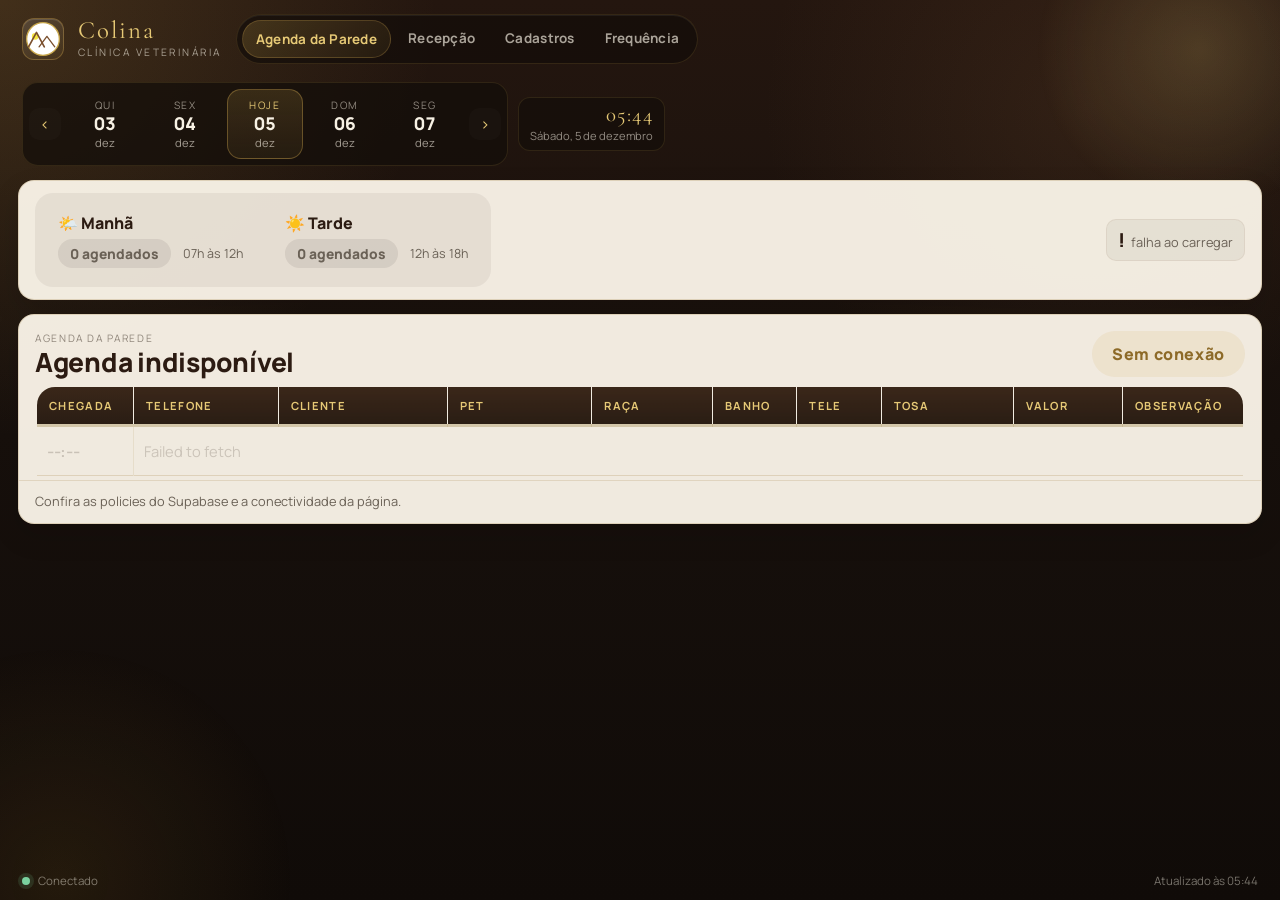
<file: index.html>
<!DOCTYPE html>
<html lang="pt-BR">
<head>
  <meta charset="UTF-8">
  <meta name="viewport" content="width=device-width, initial-scale=1.0">
  <meta http-equiv="refresh" content="0; url=template.html">
  <title>Colina Veterinária</title>
  <link rel="canonical" href="template.html">
</head>
<body>
  <p>Redirecionando para a <a href="template.html">agenda</a>…</p>
</body>
</html>
</file>
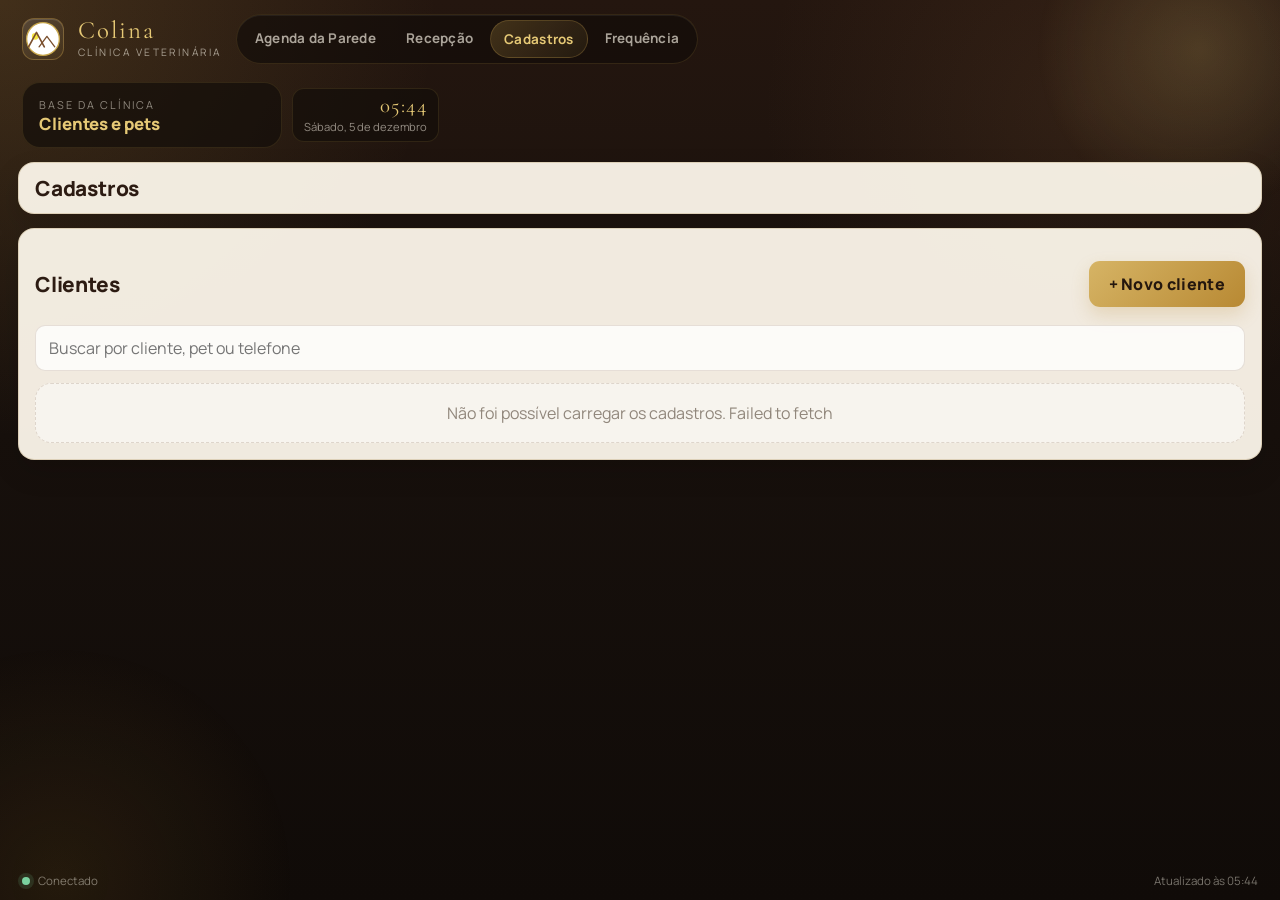
<file: cadastros.html>
<!DOCTYPE html>
<html lang="pt-BR">
<head>
  <meta charset="UTF-8">
  <meta name="viewport" content="width=device-width, initial-scale=1.0">
  <title>Colina Veterinária | Cadastros</title>
  <link rel="stylesheet" href="assets/styles.css?v=20260709b">
</head>
<body class="registry-page">
  <div class="app-shell">
    <header class="topbar">
      <div class="brand">
        <div class="brand-mark" aria-hidden="true">
          <svg width="34" height="34" viewBox="0 0 52 52" fill="none">
            <circle cx="26" cy="26" r="25" fill="white" stroke="#C9A84C" stroke-width="2"></circle>
            <circle cx="14" cy="22" r="5" fill="#F5E642"></circle>
            <polyline points="4,38 16,16 28,38" fill="none" stroke="#7A4F2D" stroke-width="2.5" stroke-linejoin="round" stroke-linecap="round"></polyline>
            <polyline points="20,38 32,22 44,38" fill="none" stroke="#7A4F2D" stroke-width="2" stroke-linejoin="round" stroke-linecap="round"></polyline>
          </svg>
        </div>
        <div class="brand-copy">
          <div class="brand-name">Colina</div>
          <div class="brand-sub">Clínica Veterinária</div>
        </div>
      </div>

      <nav class="screen-switch" aria-label="Navegação entre telas">
        <a class="screen-link" href="template.html">Agenda da Parede</a>
        <a class="screen-link" href="recepcao.html">Recepção</a>
        <a class="screen-link active" href="cadastros.html">Cadastros</a>
        <a class="screen-link" href="frequencia.html">Frequência</a>
      </nav>

      <div class="topbar-aside">
        <div class="context-card">
          <div class="context-kicker">Base da clínica</div>
          <div class="context-title">Clientes e pets</div>
        </div>

        <div class="clock-card">
          <div class="clock-time" id="clockTime">--:--</div>
          <div class="clock-date" id="clockDate"></div>
        </div>
      </div>
    </header>

    <main class="page-main">
      <section class="summary-strip panel">
        <h1 class="section-title">Cadastros</h1>
        <div class="reception-summary" id="registrySummary"></div>
      </section>

      <section class="appointments-panel panel registry-full">
        <div class="panel-heading panel-heading-compact panel-heading-inline">
          <h2 class="section-title">Clientes</h2>
          <button type="button" class="primary-button" id="newCustomerBtn">+ Novo cliente</button>
        </div>

        <div class="registry-toolbar registry-toolbar-full">
          <input type="search" id="registrySearch" name="registrySearch" placeholder="Buscar por cliente, pet ou telefone">
        </div>

        <div class="registry-list-scroll registry-list-scroll-full">
          <div class="registry-list" id="registryList"></div>
        </div>
      </section>
    </main>

    <div class="modal-overlay" id="modalOverlay" role="dialog" aria-modal="true">
      <div class="modal-dialog">
        <div class="form-panel" id="detailPanel"></div>
      </div>
    </div>

    <div class="modal-overlay" id="customerDeleteOverlay" aria-hidden="true">
      <div class="modal-dialog appointment-delete-dialog" role="dialog" aria-modal="true" aria-labelledby="customerDeleteTitle">
        <div class="modal-body modal-body-compact">
          <div class="appointment-delete-copy">
            <p class="eyebrow">Confirmar exclusão</p>
            <h2 class="section-title" id="customerDeleteTitle">Excluir cadastro</h2>
            <p class="modal-copy" id="customerDeleteMessage">Tem certeza que deseja excluir este cadastro?</p>
          </div>

          <div class="submit-row submit-row-compact">
            <button type="button" class="secondary-button" id="customerDeleteCancel">Cancelar</button>
            <button type="button" class="primary-button danger-button" id="customerDeleteConfirm">Excluir</button>
          </div>

          <div class="feedback" id="customerDeleteFeedback" role="status" aria-live="polite"></div>
        </div>
      </div>
    </div>

    <footer class="app-footer">
      <div class="status-online">Conectado</div>
      <div id="footerUpdated"></div>
    </footer>
  </div>

  <script src="assets/data.js?v=20261019-egress1"></script>
  <script src="assets/cadastros.js?v=20261019-egress1"></script>
</body>
</html>
</file>
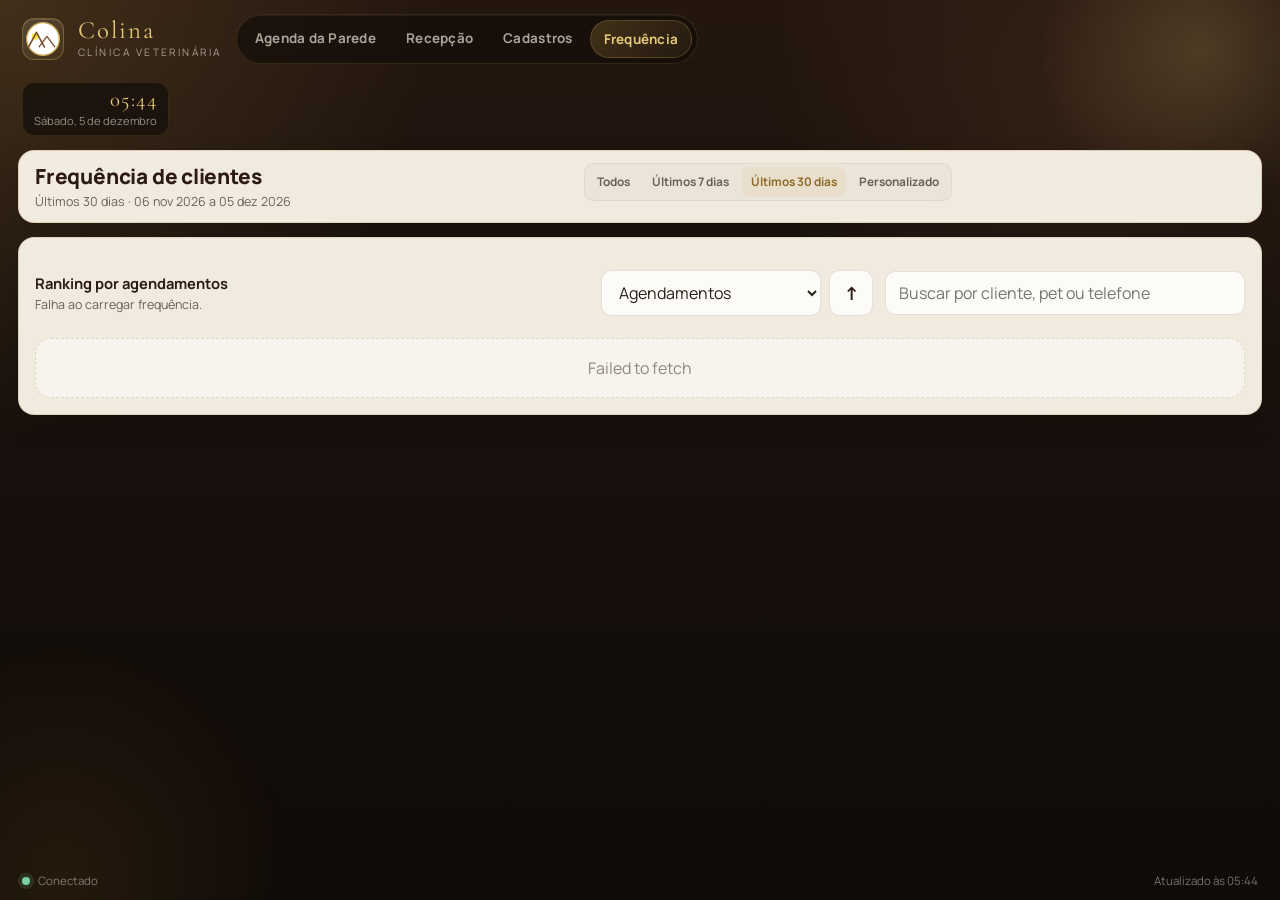
<file: frequencia.html>
<!DOCTYPE html>
<html lang="pt-BR">
<head>
  <meta charset="UTF-8">
  <meta name="viewport" content="width=device-width, initial-scale=1.0">
  <title>Colina Veterinária | Frequência</title>
  <link rel="stylesheet" href="assets/styles.css?v=2026072803">
</head>
<body class="frequency-page">
  <div class="app-shell">
    <header class="topbar">
      <div class="brand">
        <div class="brand-mark" aria-hidden="true">
          <svg width="34" height="34" viewBox="0 0 52 52" fill="none">
            <circle cx="26" cy="26" r="25" fill="white" stroke="#C9A84C" stroke-width="2"></circle>
            <circle cx="14" cy="22" r="5" fill="#F5E642"></circle>
            <polyline points="4,38 16,16 28,38" fill="none" stroke="#7A4F2D" stroke-width="2.5" stroke-linejoin="round" stroke-linecap="round"></polyline>
            <polyline points="20,38 32,22 44,38" fill="none" stroke="#7A4F2D" stroke-width="2" stroke-linejoin="round" stroke-linecap="round"></polyline>
          </svg>
        </div>
        <div class="brand-copy">
          <div class="brand-name">Colina</div>
          <div class="brand-sub">Clínica Veterinária</div>
        </div>
      </div>

      <nav class="screen-switch" aria-label="Navegação entre telas">
        <a class="screen-link" href="template.html">Agenda da Parede</a>
        <a class="screen-link" href="recepcao.html">Recepção</a>
        <a class="screen-link" href="cadastros.html">Cadastros</a>
        <a class="screen-link active" href="frequencia.html">Frequência</a>
      </nav>

      <div class="topbar-aside">
        <div class="clock-card">
          <div class="clock-time" id="clockTime">--:--</div>
          <div class="clock-date" id="clockDate"></div>
        </div>
      </div>
    </header>

    <main class="page-main">
      <section class="summary-strip panel frequency-summary-panel">
        <div class="frequency-summary-heading">
          <h1 class="section-title">Frequência de clientes</h1>
          <span id="periodMeta"></span>
        </div>
        <div class="frequency-period-controls" aria-label="Período de análise">
          <div class="frequency-period-presets" role="group" aria-label="Filtros rápidos de período">
            <button type="button" class="period-filter-button" data-period="all">Todos</button>
            <button type="button" class="period-filter-button" data-period="7">Últimos 7 dias</button>
            <button type="button" class="period-filter-button" data-period="30">Últimos 30 dias</button>
            <button type="button" class="period-filter-button" data-period="custom">Personalizado</button>
          </div>
          <div class="frequency-custom-period" id="customPeriodFields" hidden>
            <label>
              <span>Início</span>
              <input type="date" id="periodStart">
            </label>
            <label>
              <span>Fim</span>
              <input type="date" id="periodEnd">
            </label>
          </div>
        </div>
        <div class="reception-summary" id="activitySummary"></div>
      </section>

      <section class="form-panel panel" id="rankingPanel">
        <div class="panel-heading panel-heading-compact panel-heading-inline activity-toolbar">
          <div class="activity-toolbar-copy">
            <strong>Ranking por agendamentos</strong>
            <span id="activityMeta"></span>
          </div>
          <div class="activity-sort-controls">
            <select id="activitySortField" aria-label="O que ordenar">
              <option value="appointments">Agendamentos</option>
              <option value="last">Último agendamento</option>
              <option value="bath">Banho</option>
              <option value="higienica">Tosa higiênica</option>
              <option value="tesoura">Tosa tesoura</option>
              <option value="maquina">Tosa máquina</option>
            </select>
            <button type="button" id="activitySortDirection" class="sort-direction-button" aria-label="Alternar ordem" title="Maior para menor">↑</button>
          </div>
          <input type="search" id="activitySearch" placeholder="Buscar por cliente, pet ou telefone">
        </div>

        <div class="activity-list" id="activityList"></div>
      </section>

    </main>

    <section class="customer-frequency-drawer" id="customerDetailPanel" hidden aria-label="Histórico do cliente">
      <div class="customer-frequency-drawer-panel">
        <div id="customerDetailContent"></div>
      </div>
    </section>

    <footer class="app-footer">
      <div class="status-online">Conectado</div>
      <div id="footerUpdated"></div>
    </footer>
  </div>

  <script src="assets/data.js?v=20261019-egress1"></script>
  <script src="assets/frequencia.js?v=20261019-egress1"></script>
</body>
</html>
</file>
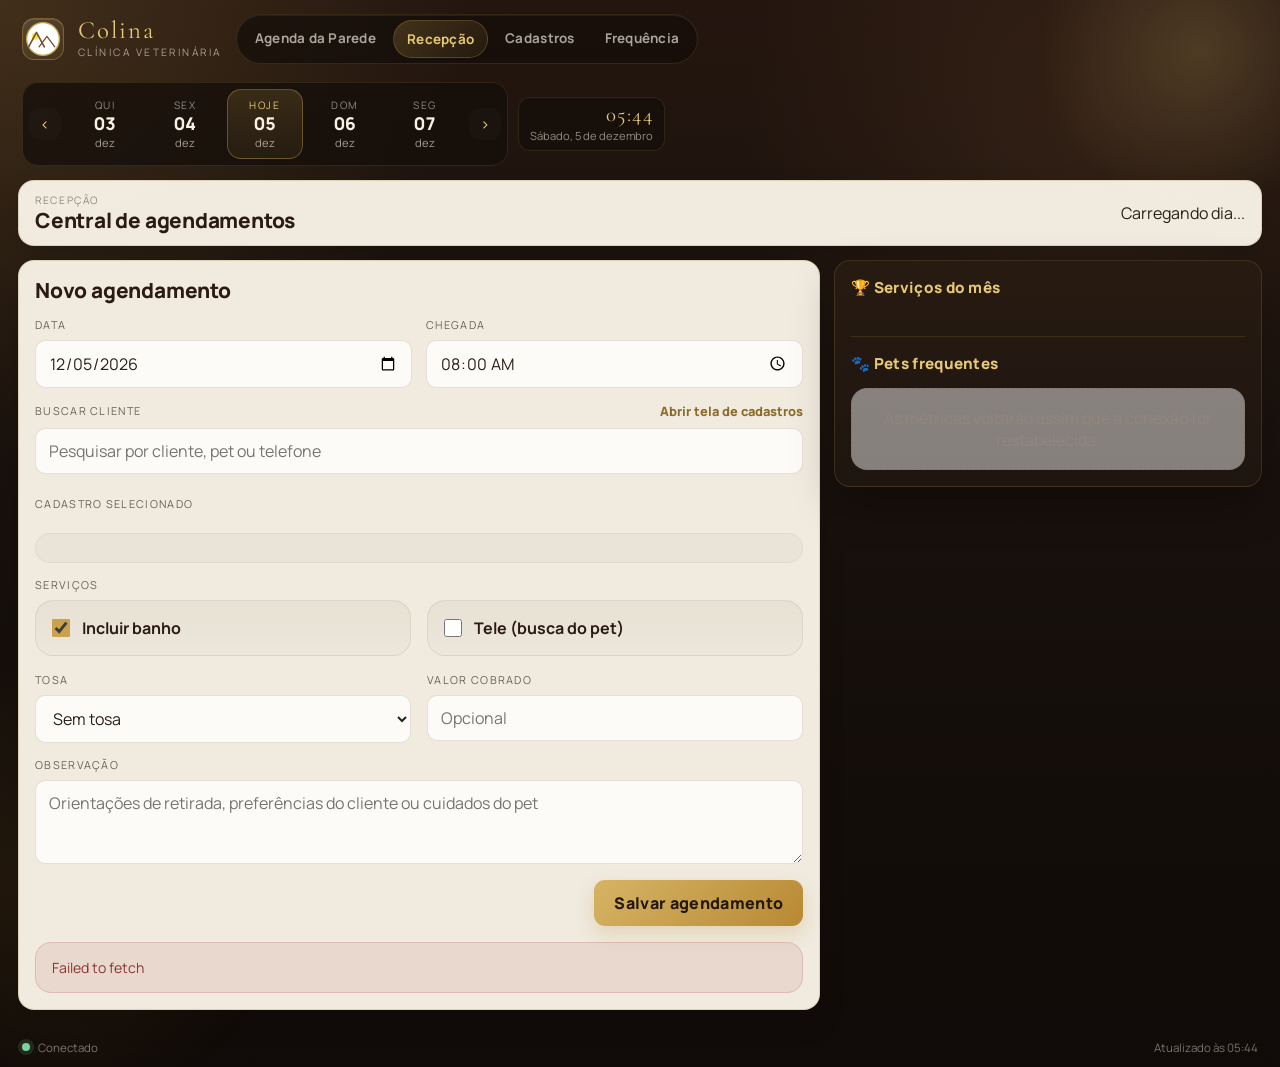
<file: recepcao.html>
<!DOCTYPE html>
<html lang="pt-BR">
<head>
  <meta charset="UTF-8">
  <meta name="viewport" content="width=device-width, initial-scale=1.0">
  <title>Colina Veterinária | Recepção</title>
  <link rel="stylesheet" href="assets/styles.css?v=20260706">
</head>
<body class="reception-page">
  <div class="app-shell">
    <header class="topbar">
      <div class="brand">
        <div class="brand-mark" aria-hidden="true">
          <svg width="34" height="34" viewBox="0 0 52 52" fill="none">
            <circle cx="26" cy="26" r="25" fill="white" stroke="#C9A84C" stroke-width="2"></circle>
            <circle cx="14" cy="22" r="5" fill="#F5E642"></circle>
            <polyline points="4,38 16,16 28,38" fill="none" stroke="#7A4F2D" stroke-width="2.5" stroke-linejoin="round" stroke-linecap="round"></polyline>
            <polyline points="20,38 32,22 44,38" fill="none" stroke="#7A4F2D" stroke-width="2" stroke-linejoin="round" stroke-linecap="round"></polyline>
          </svg>
        </div>
        <div class="brand-copy">
          <div class="brand-name">Colina</div>
          <div class="brand-sub">Clínica Veterinária</div>
        </div>
      </div>

      <nav class="screen-switch" aria-label="Navegação entre telas">
        <a class="screen-link" href="template.html">Agenda da Parede</a>
        <a class="screen-link active" href="recepcao.html">Recepção</a>
        <a class="screen-link" href="cadastros.html">Cadastros</a>
        <a class="screen-link" href="frequencia.html">Frequência</a>
      </nav>

      <div class="topbar-aside">
        <div class="day-nav" aria-label="Navegação entre dias">
          <button type="button" class="day-arrow" id="prevDay" aria-label="Dia anterior">‹</button>
          <div class="day-pills" id="dayPills"></div>
          <button type="button" class="day-arrow" id="nextDay" aria-label="Próximo dia">›</button>
        </div>

        <div class="clock-card">
          <div class="clock-time" id="clockTime">--:--</div>
          <div class="clock-date" id="clockDate"></div>
        </div>
      </div>
    </header>

    <main class="page-main">
      <section class="summary-strip panel">
        <div>
          <p class="eyebrow">Recepção</p>
          <h1 class="section-title">Central de agendamentos</h1>
        </div>
        <div class="reception-summary" id="receptionSummary"></div>
      </section>

      <section class="reception-grid">
        <div class="stack">
          <section class="form-panel panel">
            <h2 class="section-title">Novo agendamento</h2>

            <form id="appointmentForm">
              <div class="form-grid">
                <div class="field">
                  <label class="field-label" for="appointmentDate">Data</label>
                  <input type="date" id="appointmentDate" name="appointmentDate" required>
                </div>

                <div class="field">
                  <label class="field-label" for="arrivalTime">Chegada</label>
                  <input type="time" id="arrivalTime" name="arrivalTime" step="900" required>
                </div>

                <div class="field is-wide">
                  <div class="field-row">
                    <label class="field-label" for="customerLookup">Buscar cliente</label>
                    <a class="text-link" href="cadastros.html">Abrir tela de cadastros</a>
                  </div>
                  <div class="search-shell">
                    <input type="search" id="customerLookup" name="customerLookup" placeholder="Pesquisar por cliente, pet ou telefone" autocomplete="off">
                    <div class="search-results" id="lookupResults"></div>
                  </div>
                </div>

                <div class="field is-wide">
                  <span class="field-label">Cadastro selecionado</span>
                  <div class="selection-line" id="selectedProfileLine"></div>
                </div>

                <div class="field is-wide" id="petPickerField" hidden>
                  <div class="pet-picker" id="petPicker"></div>
                </div>

                <div class="field is-wide">
                  <span class="field-label">Serviços</span>
                  <div class="service-options">
                    <div class="check-card">
                      <label for="bath">
                        <input type="checkbox" id="bath" name="bath">
                        Incluir banho
                      </label>
                    </div>

                    <div class="check-card">
                      <label for="tele">
                        <input type="checkbox" id="tele" name="tele">
                        Tele (busca do pet)
                      </label>
                    </div>

                    <div class="field">
                      <label class="field-label" for="groomingType">Tosa</label>
                      <select id="groomingType" name="groomingType">
                        <option value="">Sem tosa</option>
                        <option value="higienica">Tosa Higiênica</option>
                        <option value="tesoura">Tosa Tesoura</option>
                        <option value="maquina">Tosa Máquina</option>
                      </select>
                    </div>

                    <div class="field">
                      <label class="field-label" for="chargedAmount">Valor cobrado</label>
                      <input type="text" id="chargedAmount" name="chargedAmount" inputmode="decimal" placeholder="Opcional">
                    </div>
                  </div>
                </div>

                <div class="field is-wide">
                  <label class="field-label" for="notes">Observação</label>
                  <textarea id="notes" name="notes" placeholder="Orientações de retirada, preferências do cliente ou cuidados do pet"></textarea>
                </div>
              </div>

              <div class="submit-row">
                <button type="submit" class="primary-button">Salvar agendamento</button>
              </div>

              <div class="feedback" id="formFeedback" role="status" aria-live="polite"></div>
            </form>
          </section>
        </div>

        <aside class="stack">
          <section class="insights-card panel-dark">
            <div class="insights-section">
              <h2 class="insights-heading">🏆 Serviços do mês</h2>
              <div class="service-rank-list" id="serviceRankList"></div>
            </div>

            <div class="insights-section">
              <h2 class="insights-heading">🐾 Pets frequentes</h2>
              <div class="frequent-list" id="frequentList"></div>
            </div>
          </section>
        </aside>
      </section>
    </main>

    <footer class="app-footer">
      <div class="status-online">Conectado</div>
      <div id="footerUpdated"></div>
    </footer>
  </div>

  <script src="assets/data.js?v=20261019-egress1"></script>
  <script src="assets/recepcao.js?v=20261019-egress1"></script>
</body>
</html>
</file>
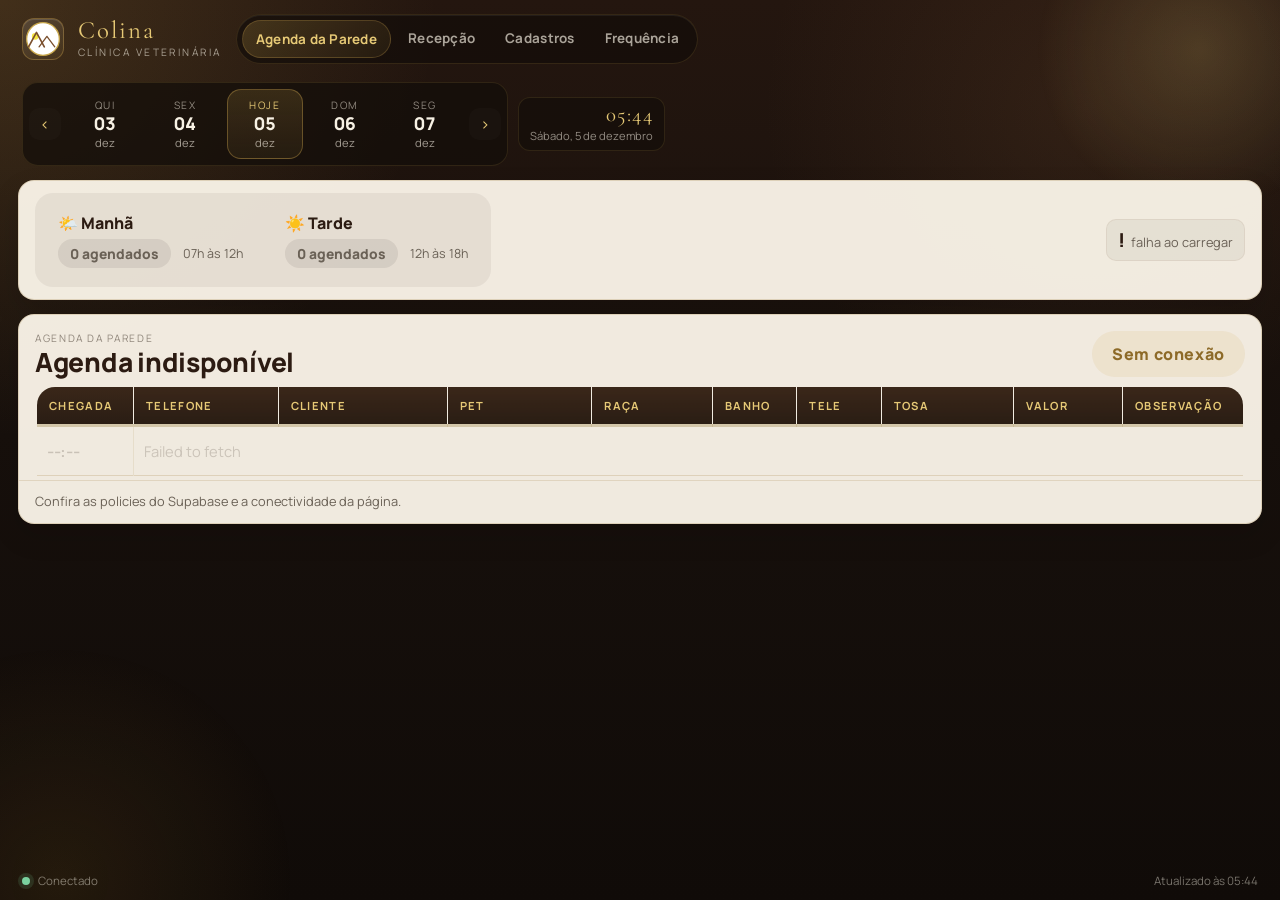
<file: template.html>
<!DOCTYPE html>
<html lang="pt-BR">
<head>
  <meta charset="UTF-8">
  <meta name="viewport" content="width=device-width, initial-scale=1.0">
  <title>Colina Veterinária | Agenda da Parede</title>
  <link rel="stylesheet" href="assets/styles.css?v=20260706">
</head>
<body class="wall-page">
  <div class="app-shell">
    <header class="topbar">
      <div class="brand">
        <div class="brand-mark" aria-hidden="true">
          <svg width="34" height="34" viewBox="0 0 52 52" fill="none">
            <circle cx="26" cy="26" r="25" fill="white" stroke="#C9A84C" stroke-width="2"></circle>
            <circle cx="14" cy="22" r="5" fill="#F5E642"></circle>
            <polyline points="4,38 16,16 28,38" fill="none" stroke="#7A4F2D" stroke-width="2.5" stroke-linejoin="round" stroke-linecap="round"></polyline>
            <polyline points="20,38 32,22 44,38" fill="none" stroke="#7A4F2D" stroke-width="2" stroke-linejoin="round" stroke-linecap="round"></polyline>
          </svg>
        </div>
        <div class="brand-copy">
          <div class="brand-name">Colina</div>
          <div class="brand-sub">Clínica Veterinária</div>
        </div>
      </div>

      <nav class="screen-switch" aria-label="Navegação entre telas">
        <a class="screen-link active" href="template.html">Agenda da Parede</a>
        <a class="screen-link" href="recepcao.html">Recepção</a>
        <a class="screen-link" href="cadastros.html">Cadastros</a>
        <a class="screen-link" href="frequencia.html">Frequência</a>
      </nav>

      <div class="topbar-aside">
        <div class="day-nav" aria-label="Navegação entre dias">
          <button type="button" class="day-arrow" id="prevDay" aria-label="Dia anterior">‹</button>
          <div class="day-pills" id="dayPills"></div>
          <button type="button" class="day-arrow" id="nextDay" aria-label="Próximo dia">›</button>
        </div>

        <div class="clock-card">
          <div class="clock-time" id="clockTime">--:--</div>
          <div class="clock-date" id="clockDate"></div>
        </div>
      </div>
    </header>

    <main class="page-main">
      <section class="summary-strip panel">
        <div class="turno-tabs" aria-label="Seleção de turno">
          <button type="button" class="turno-btn" id="turnoManha">
            <div class="turno-name">🌤️ Manhã</div>
            <div class="turno-meta">
              <span class="turno-count" id="countManha">0 agendados</span>
              <span>07h às 12h</span>
            </div>
          </button>
          <button type="button" class="turno-btn" id="turnoTarde">
            <div class="turno-name">☀️ Tarde</div>
            <div class="turno-meta">
              <span class="turno-count" id="countTarde">0 agendados</span>
              <span>12h às 18h</span>
            </div>
          </button>
        </div>

        <div class="summary-chips" id="agendaSummary"></div>
      </section>

      <section class="table-panel panel">
        <div class="panel-heading">
          <div>
            <p class="eyebrow">Agenda da Parede</p>
            <h1 class="section-title" id="agendaTitle"></h1>
          </div>
          <div class="heading-badge" id="agendaShiftBadge"></div>
        </div>

        <div class="table-scroll">
          <table class="agenda-table">
            <colgroup>
              <col><col><col><col><col><col><col><col><col><col>
            </colgroup>
            <thead>
              <tr>
                <th>Chegada</th>
                <th>Telefone</th>
                <th>Cliente</th>
                <th>Pet</th>
                <th>Raça</th>
                <th>Banho</th>
                <th>Tele</th>
                <th>Tosa</th>
                <th>Valor</th>
                <th>Observação</th>
              </tr>
            </thead>
            <tbody id="agendaTableBody"></tbody>
          </table>
        </div>

        <div class="panel-footer" id="agendaFooter"></div>
      </section>
    </main>

    <footer class="app-footer">
      <div class="status-online">Conectado</div>
      <div id="footerUpdated"></div>
    </footer>
  </div>

  <div class="modal-overlay" id="appointmentEditOverlay" aria-hidden="true">
    <div class="modal-dialog appointment-edit-dialog">
      <div class="modal-body">
        <div class="panel-heading panel-heading-compact panel-heading-inline">
          <div>
            <p class="eyebrow">Agenda da Parede</p>
            <h2 class="section-title">Editar agendamento</h2>
          </div>
          <button type="button" class="secondary-button" id="appointmentEditClose">Fechar</button>
        </div>

        <form id="appointmentEditForm">
          <div class="form-grid">
            <div class="field">
              <label class="field-label" for="editAppointmentDate">Data</label>
              <input type="date" id="editAppointmentDate" name="editAppointmentDate" required>
            </div>

            <div class="field">
              <label class="field-label" for="editArrivalTime">Chegada</label>
              <input type="time" id="editArrivalTime" name="editArrivalTime" step="900" required>
            </div>

            <div class="field is-wide">
              <label class="field-label" for="editCustomerLookup">Buscar cliente</label>
              <div class="search-shell">
                <input type="search" id="editCustomerLookup" name="editCustomerLookup" placeholder="Pesquisar por cliente, pet ou telefone" autocomplete="off">
                <div class="search-results" id="editLookupResults"></div>
              </div>
            </div>

            <div class="field is-wide">
              <span class="field-label">Cadastro selecionado</span>
              <div class="selection-line" id="editSelectedProfileLine"></div>
            </div>

            <div class="field is-wide" id="editPetPickerField" hidden>
              <div class="pet-picker" id="editPetPicker"></div>
            </div>

            <div class="field is-wide">
              <span class="field-label">Serviços</span>
              <div class="service-options">
                <div class="check-card">
                  <label for="editBath">
                    <input type="checkbox" id="editBath" name="editBath">
                    Incluir banho
                  </label>
                </div>

                <div class="check-card">
                  <label for="editTele">
                    <input type="checkbox" id="editTele" name="editTele">
                    Tele (busca do pet)
                  </label>
                </div>

                <div class="field">
                  <label class="field-label" for="editGroomingType">Tosa</label>
                  <select id="editGroomingType" name="editGroomingType">
                    <option value="">Sem tosa</option>
                    <option value="higienica">Tosa Higiênica</option>
                    <option value="tesoura">Tosa Tesoura</option>
                    <option value="maquina">Tosa Máquina</option>
                  </select>
                </div>

                <div class="field">
                  <label class="field-label" for="editChargedAmount">Valor cobrado</label>
                  <input type="text" id="editChargedAmount" name="editChargedAmount" inputmode="decimal" placeholder="Opcional">
                </div>
              </div>
            </div>

            <div class="field is-wide">
              <label class="field-label" for="editNotes">Observação</label>
              <textarea id="editNotes" name="editNotes" placeholder="Orientações de retirada, preferências do cliente ou cuidados do pet"></textarea>
            </div>
          </div>

          <div class="submit-row">
            <button type="button" class="secondary-button" id="appointmentEditCancel">Cancelar</button>
            <button type="submit" class="primary-button" id="appointmentEditSubmit">Salvar alterações</button>
          </div>

          <div class="feedback" id="appointmentEditFeedback" role="status" aria-live="polite"></div>
        </form>
      </div>
    </div>
  </div>

  <div class="modal-overlay" id="appointmentDeleteOverlay" aria-hidden="true">
    <div class="modal-dialog appointment-delete-dialog" role="dialog" aria-modal="true" aria-labelledby="appointmentDeleteTitle">
      <div class="modal-body modal-body-compact">
        <div class="appointment-delete-copy">
          <p class="eyebrow">Confirmar exclusão</p>
          <h2 class="section-title" id="appointmentDeleteTitle">Excluir atendimento</h2>
          <p class="modal-copy" id="appointmentDeleteMessage">Tem certeza que deseja excluir este atendimento?</p>
        </div>

        <div class="submit-row submit-row-compact">
          <button type="button" class="secondary-button" id="appointmentDeleteCancel">Cancelar</button>
          <button type="button" class="primary-button danger-button" id="appointmentDeleteConfirm">Excluir</button>
        </div>

        <div class="feedback" id="appointmentDeleteFeedback" role="status" aria-live="polite"></div>
      </div>
    </div>
  </div>

  <script src="assets/data.js?v=20261019-egress1"></script>
  <script src="assets/agenda.js?v=20261019-egress1"></script>
</body>
</html>
</file>
<file: assets/styles.css>
@import url('https://fonts.googleapis.com/css2?family=Cormorant+Garamond:wght@500;600;700&family=Manrope:wght@400;500;600;700;800&display=swap');

:root {
  --bg-deep: #110d0b;
  --bg-top: #20140e;
  --panel: rgba(31, 22, 16, 0.82);
  --panel-strong: rgba(38, 26, 18, 0.94);
  --panel-soft: rgba(250, 244, 233, 0.96);
  --panel-soft-2: rgba(244, 237, 224, 0.92);
  --panel-border: rgba(212, 176, 91, 0.22);
  --gold: #caa24d;
  --gold-bright: #e6c976;
  --gold-muted: #8d6a28;
  --brown: #6f4a2d;
  --brown-strong: #2c1b12;
  --cream: #faf5ea;
  --cream-deep: #f1e6d1;
  --cream-line: #dccfb6;
  --text-main: #2a2018;
  --text-soft: #6a6156;
  --text-muted: #91877c;
  --text-light: #f7f1e4;
  --ok-bg: rgba(111, 188, 142, 0.14);
  --ok-fg: #2b7a50;
  --warn-bg: rgba(202, 162, 77, 0.14);
  --warn-fg: #9b7426;
  --pill-bg: rgba(255, 255, 255, 0.08);
  --shadow-xl: 0 18px 44px rgba(0, 0, 0, 0.22);
  --shadow-lg: 0 12px 28px rgba(11, 7, 5, 0.14);
  --radius-xl: 16px;
  --radius-lg: 14px;
  --radius-md: 11px;
  --radius-sm: 8px;
}

* {
  box-sizing: border-box;
  margin: 0;
  padding: 0;
}

html,
body {
  min-height: 100%;
}

body {
  position: relative;
  font-family: 'Manrope', sans-serif;
  background:
    radial-gradient(circle at top left, rgba(202, 162, 77, 0.18), transparent 28%),
    radial-gradient(circle at 85% 12%, rgba(111, 74, 45, 0.22), transparent 24%),
    linear-gradient(180deg, #24160f 0%, #17100c 48%, #100b08 100%);
  color: var(--text-light);
}

body::before,
body::after {
  content: '';
  position: fixed;
  inset: auto;
  pointer-events: none;
  z-index: 0;
}

body::before {
  width: 340px;
  height: 340px;
  top: -120px;
  right: -90px;
  border-radius: 50%;
  background: radial-gradient(circle, rgba(230, 201, 118, 0.18) 0%, transparent 68%);
}

body::after {
  width: 460px;
  height: 460px;
  bottom: -210px;
  left: -170px;
  border-radius: 50%;
  background: radial-gradient(circle, rgba(143, 103, 37, 0.16) 0%, transparent 72%);
}

a {
  color: inherit;
  text-decoration: none;
}

button,
input,
select,
textarea {
  font: inherit;
}

button {
  border: 0;
  background: none;
  color: inherit;
}

.app-shell {
  position: relative;
  z-index: 1;
  min-height: 100vh;
  display: flex;
  flex-direction: column;
}

.topbar {
  display: grid;
  grid-template-columns: auto auto 1fr;
  gap: 14px;
  align-items: center;
  padding: 14px 22px;
  min-height: 112px;
}

.topbar-aside {
  justify-self: end;
  display: flex;
  align-items: center;
  gap: 10px;
  min-width: 0;
}

.brand {
  display: flex;
  align-items: center;
  gap: 14px;
}

.brand-mark {
  width: 42px;
  height: 42px;
  border-radius: 12px;
  display: grid;
  place-items: center;
  background: linear-gradient(145deg, rgba(255, 255, 255, 0.12), rgba(202, 162, 77, 0.08));
  border: 1px solid rgba(202, 162, 77, 0.36);
  box-shadow: inset 0 1px 0 rgba(255, 255, 255, 0.12);
}

.brand-copy {
  display: flex;
  flex-direction: column;
  gap: 3px;
}

.brand-name {
  font-family: 'Cormorant Garamond', serif;
  font-size: 1.55rem;
  line-height: 0.95;
  letter-spacing: 0.08em;
  color: var(--gold-bright);
}

.brand-sub {
  font-size: 0.64rem;
  text-transform: uppercase;
  letter-spacing: 0.24em;
  color: rgba(247, 241, 228, 0.6);
}

.screen-switch {
  justify-self: start;
  display: inline-flex;
  flex-wrap: nowrap;
  gap: 4px;
  padding: 5px;
  background: rgba(19, 13, 9, 0.68);
  border: 1px solid rgba(202, 162, 77, 0.16);
  border-radius: 999px;
  box-shadow: inset 0 1px 0 rgba(255, 255, 255, 0.06);
}

.screen-link {
  padding: 9px 13px;
  border-radius: 999px;
  font-size: 0.84rem;
  font-weight: 700;
  letter-spacing: 0.02em;
  color: rgba(247, 241, 228, 0.66);
  transition: background 160ms ease, color 160ms ease, transform 160ms ease;
}

.screen-link:hover {
  background: rgba(255, 255, 255, 0.04);
  color: var(--text-light);
}

.screen-link.active {
  background: linear-gradient(135deg, rgba(202, 162, 77, 0.24), rgba(202, 162, 77, 0.08));
  color: var(--gold-bright);
  border: 1px solid rgba(202, 162, 77, 0.26);
}

.context-card {
  justify-self: end;
  padding: 14px 16px;
  min-width: 260px;
  border-radius: 18px;
  background: rgba(20, 14, 10, 0.72);
  border: 1px solid rgba(202, 162, 77, 0.14);
}

.context-kicker {
  font-size: 0.68rem;
  text-transform: uppercase;
  letter-spacing: 0.18em;
  color: rgba(247, 241, 228, 0.52);
}

.context-title {
  margin-top: 3px;
  font-weight: 800;
  font-size: 1.05rem;
  line-height: 1.1;
  color: var(--gold-bright);
}

.context-copy {
  margin-top: 6px;
  font-size: 0.78rem;
  line-height: 1.5;
  color: rgba(247, 241, 228, 0.6);
}

.day-nav {
  justify-self: end;
  display: flex;
  align-items: center;
  gap: 6px;
  padding: 6px;
  background: rgba(20, 14, 10, 0.74);
  border: 1px solid rgba(202, 162, 77, 0.14);
  border-radius: 16px;
}

.day-arrow {
  width: 32px;
  height: 32px;
  border-radius: 10px;
  display: grid;
  place-items: center;
  background: rgba(255, 255, 255, 0.02);
  color: var(--gold-bright);
  cursor: pointer;
  transition: background 160ms ease, transform 160ms ease;
}

.day-arrow:hover {
  background: rgba(202, 162, 77, 0.12);
  transform: translateY(-1px);
}

.day-pills {
  display: flex;
  gap: 4px;
}

.day-pill {
  min-width: 76px;
  padding: 8px 10px;
  border-radius: 14px;
  border: 1px solid transparent;
  text-align: center;
  cursor: pointer;
  transition: background 160ms ease, border-color 160ms ease, transform 160ms ease;
}

.day-pill:hover {
  background: rgba(255, 255, 255, 0.04);
  border-color: rgba(202, 162, 77, 0.22);
  transform: translateY(-1px);
}

.day-pill.is-active {
  background: linear-gradient(180deg, rgba(202, 162, 77, 0.18), rgba(202, 162, 77, 0.08));
  border-color: rgba(202, 162, 77, 0.38);
}

.day-pill.is-today .pill-label {
  color: var(--gold-bright);
}

.pill-label {
  font-size: 0.64rem;
  text-transform: uppercase;
  letter-spacing: 0.16em;
  color: rgba(247, 241, 228, 0.54);
}

.pill-date {
  margin-top: 3px;
  font-weight: 800;
  font-variant-numeric: tabular-nums;
  font-size: 1.1rem;
  line-height: 0.95;
  color: var(--text-light);
}

.pill-month {
  margin-top: 3px;
  font-size: 0.7rem;
  color: rgba(247, 241, 228, 0.62);
}

.clock-card {
  justify-self: end;
  padding: 7px 11px;
  min-width: 104px;
  border-radius: 12px;
  background: rgba(20, 14, 10, 0.72);
  border: 1px solid rgba(202, 162, 77, 0.14);
  text-align: right;
}

.clock-time {
  font-family: 'Cormorant Garamond', serif;
  font-size: 1.3rem;
  line-height: 1;
  letter-spacing: 0.06em;
  color: var(--gold-bright);
}

.clock-date {
  margin-top: 2px;
  font-size: 0.7rem;
  color: rgba(247, 241, 228, 0.55);
}

.page-main {
  width: min(1480px, calc(100vw - 36px));
  margin: 0 auto;
  padding: 0 0 20px;
  flex: 1;
  display: flex;
  flex-direction: column;
  gap: 14px;
}

.panel {
  background: var(--panel-soft);
  color: var(--text-main);
  border: 1px solid rgba(220, 207, 182, 0.92);
  border-radius: var(--radius-xl);
  box-shadow: var(--shadow-lg);
}

.panel-dark {
  background: linear-gradient(180deg, rgba(40, 27, 18, 0.98), rgba(31, 22, 16, 0.98));
  color: var(--text-light);
  border: 1px solid rgba(202, 162, 77, 0.18);
  border-radius: var(--radius-xl);
  box-shadow: var(--shadow-xl);
}

.summary-strip {
  display: flex;
  align-items: center;
  justify-content: space-between;
  gap: 14px;
  padding: 12px 16px;
}

.turno-tabs {
  display: inline-flex;
  gap: 8px;
  padding: 6px;
  background: rgba(36, 22, 15, 0.06);
  border-radius: 18px;
}

.turno-btn {
  min-width: 164px;
  padding: 12px 16px;
  border-radius: 14px;
  text-align: left;
  cursor: pointer;
  border: 1px solid transparent;
  transition: background 160ms ease, border-color 160ms ease, transform 160ms ease;
}

.turno-btn:hover {
  background: rgba(36, 22, 15, 0.06);
  transform: translateY(-1px);
}

.turno-btn.is-active {
  background: linear-gradient(180deg, rgba(202, 162, 77, 0.16), rgba(202, 162, 77, 0.06));
  border-color: rgba(202, 162, 77, 0.3);
}

.turno-name {
  display: flex;
  align-items: center;
  gap: 9px;
  font-size: 0.92rem;
  font-weight: 800;
  color: var(--brown-strong);
}

.turno-btn.is-active .turno-name {
  color: var(--gold-muted);
}

.turno-meta {
  margin-top: 5px;
  display: flex;
  align-items: center;
  justify-content: space-between;
  gap: 12px;
  font-size: 0.78rem;
  color: var(--text-soft);
}

.turno-count {
  padding: 4px 9px;
  border-radius: 999px;
  background: rgba(36, 22, 15, 0.08);
  font-size: 0.76rem;
  font-weight: 800;
}

.summary-chips {
  display: flex;
  flex-wrap: wrap;
  gap: 10px;
  justify-content: flex-end;
}

.summary-chip,
.metric-chip {
  display: inline-flex;
  align-items: baseline;
  gap: 6px;
  padding: 7px 11px;
  border-radius: 10px;
  background: rgba(36, 22, 15, 0.05);
  border: 1px solid rgba(111, 74, 45, 0.08);
}

.summary-chip-value,
.metric-chip-value {
  font-size: 1.05rem;
  font-weight: 800;
  color: var(--brown-strong);
}

.summary-chip-label,
.metric-chip-label {
  font-size: 0.74rem;
  color: var(--text-soft);
}

.table-panel {
  display: flex;
  flex-direction: column;
  overflow: hidden;
}

.panel-heading {
  display: flex;
  align-items: center;
  justify-content: space-between;
  gap: 16px;
  padding: 16px 16px 10px;
}

.panel-heading-compact {
  padding-bottom: 6px;
}

.panel-heading-inline {
  padding-left: 0;
  padding-right: 0;
}

.eyebrow {
  font-size: 0.64rem;
  text-transform: uppercase;
  letter-spacing: 0.16em;
  color: var(--text-muted);
}

.section-title {
  margin-top: 2px;
  font-family: 'Manrope', sans-serif;
  font-weight: 800;
  font-size: 1.3rem;
  line-height: 1.15;
  letter-spacing: -0.01em;
  color: var(--brown-strong);
}

.heading-badge {
  padding: 10px 14px;
  border-radius: 999px;
  background: rgba(202, 162, 77, 0.12);
  color: var(--gold-muted);
  font-size: 0.84rem;
  font-weight: 800;
  letter-spacing: 0.04em;
  white-space: nowrap;
}

.table-scroll {
  overflow: auto;
  padding: 0 18px 4px;
}

.table-scroll::-webkit-scrollbar {
  height: 10px;
  width: 10px;
}

.table-scroll::-webkit-scrollbar-thumb {
  background: rgba(143, 118, 74, 0.36);
  border-radius: 999px;
}

.agenda-table {
  width: 100%;
  min-width: 0;
  border-collapse: collapse;
  table-layout: fixed;
}

.agenda-table col:nth-child(1) {
  width: 8%;
}

.agenda-table col:nth-child(2) {
  width: 12%;
}

.agenda-table col:nth-child(3) {
  width: 14%;
}

.agenda-table col:nth-child(4) {
  width: 12%;
}

.agenda-table col:nth-child(5) {
  width: 10%;
}

.agenda-table col:nth-child(6) {
  width: 7%;
}

.agenda-table col:nth-child(7) {
  width: 7%;
}

.agenda-table col:nth-child(8) {
  width: 11%;
}

.agenda-table col:nth-child(9) {
  width: 9%;
}

.agenda-table col:nth-child(10) {
  width: 10%;
}

.agenda-table thead th {
  position: sticky;
  top: 0;
  z-index: 2;
  padding: 10px 12px;
  text-align: left;
  font-size: 0.66rem;
  text-transform: uppercase;
  letter-spacing: 0.12em;
  color: var(--gold-bright);
  background: linear-gradient(180deg, #3a2719 0%, #2a1d14 100%);
  border-right: 1px solid rgba(255, 255, 255, 0.06);
}

.agenda-table thead th:first-child {
  border-top-left-radius: 18px;
}

.agenda-table thead th:last-child {
  border-top-right-radius: 18px;
  border-right: 0;
}

.agenda-table tbody tr {
  border-bottom: 1px solid rgba(220, 207, 182, 0.88);
  transition: background 160ms ease;
}

.agenda-table tbody tr:hover {
  background: rgba(241, 230, 209, 0.74);
}

.agenda-table tbody tr:nth-child(even) {
  background: rgba(245, 238, 225, 0.7);
}

.agenda-row {
  position: relative;
}

.agenda-row .cell-time {
  position: relative;
}

.agenda-row .cell-time::before {
  content: '';
  position: absolute;
  left: 0;
  top: 0;
  bottom: 0;
  width: 4px;
  opacity: 0;
  transition: opacity 160ms ease;
}

.agenda-table tbody tr.agenda-row.is-attendance-present {
  background: linear-gradient(90deg, rgba(122, 210, 159, 0.14) 0%, rgba(122, 210, 159, 0.02) 26%, transparent 60%);
}

.agenda-table tbody tr.agenda-row.is-attendance-completed {
  background: linear-gradient(90deg, rgba(107, 151, 220, 0.14) 0%, rgba(107, 151, 220, 0.02) 26%, transparent 60%);
}

.agenda-row.is-attendance-present .cell-time::before {
  opacity: 1;
  background: linear-gradient(180deg, #7ad29f 0%, #4ca56c 100%);
}

.agenda-row.is-attendance-completed .cell-time::before {
  opacity: 1;
  background: linear-gradient(180deg, #7fa8ea 0%, #5578c7 100%);
}

.agenda-table td {
  padding: 10px 12px;
  vertical-align: middle;
  font-size: 0.9rem;
  color: var(--text-main);
  border-right: 1px solid rgba(220, 207, 182, 0.5);
  overflow: hidden;
}

.agenda-table td:last-child {
  border-right: 0;
}

.row-hour-break td {
  border-top: 2px solid rgba(194, 177, 137, 0.52);
}

.cell-time {
  font-variant-numeric: tabular-nums;
  font-size: 1rem;
  font-weight: 800;
  letter-spacing: -0.01em;
  color: var(--brown);
}

.attendance-time {
  display: block;
  white-space: nowrap;
  overflow: hidden;
  text-overflow: ellipsis;
}

.cell-client strong,
.cell-pet strong {
  display: block;
  font-size: 0.98rem;
  color: var(--brown-strong);
  white-space: nowrap;
  overflow: hidden;
  text-overflow: ellipsis;
}

.cell-client span,
.cell-pet span {
  display: block;
  margin-top: 4px;
  font-size: 0.8rem;
  color: var(--text-soft);
}

.bool-pill,
.service-pill {
  display: inline-flex;
  align-items: center;
  padding: 7px 12px;
  border-radius: 999px;
  font-size: 0.78rem;
  font-weight: 800;
  line-height: 1;
  white-space: nowrap;
}

.service-pill,
.money-pill {
  max-width: 100%;
  justify-content: center;
  text-align: center;
  white-space: nowrap;
  overflow: hidden;
  text-overflow: ellipsis;
}

.bool-pill.is-yes {
  background: var(--ok-bg);
  color: var(--ok-fg);
}

.bool-pill.is-no {
  background: rgba(111, 74, 45, 0.08);
  color: var(--text-soft);
}

.service-pill {
  background: var(--warn-bg);
  color: var(--warn-fg);
}

.service-pill.is-empty {
  background: rgba(111, 74, 45, 0.08);
  color: var(--text-soft);
}

.money-pill {
  display: inline-flex;
  align-items: center;
  padding: 7px 12px;
  border-radius: 999px;
  background: rgba(202, 162, 77, 0.16);
  color: var(--gold-muted);
  font-size: 0.78rem;
  font-weight: 800;
  line-height: 1.15;
  white-space: nowrap;
}

.money-pill.is-empty {
  background: rgba(111, 74, 45, 0.08);
  color: var(--text-soft);
}

.cell-note {
  color: var(--text-soft);
  font-size: 0.88rem;
  line-height: 1.45;
  overflow-wrap: anywhere;
}

.row-visual {
  display: inline-block;
  max-width: 100%;
  overflow: hidden;
  transition: filter 190ms ease, opacity 190ms ease, transform 190ms ease;
}

.cell-client .row-visual,
.cell-pet .row-visual,
.cell-note-copy.row-visual {
  display: block;
}

.cell-note-layout {
  display: block;
}

.cell-note-copy {
  display: block;
  min-width: 0;
  max-width: 100%;
  overflow: hidden;
  text-overflow: ellipsis;
  white-space: nowrap;
}

.row-inline-actions {
  position: absolute;
  top: 50%;
  left: 50%;
  transform: translate(-50%, -50%) scale(0.9);
  opacity: 0;
  pointer-events: none;
  display: inline-flex;
  flex-wrap: wrap;
  align-items: center;
  justify-content: center;
  gap: 8px;
  max-width: min(520px, calc(100% - 24px));
  padding: 8px 10px;
  border-radius: 18px;
  background: rgba(58, 39, 25, 0.82);
  box-shadow: 0 18px 40px rgba(38, 25, 15, 0.28);
  transition: opacity 160ms ease, transform 160ms ease;
  z-index: 4;
}

.table-inline-action {
  flex: 0 0 auto;
  min-height: 34px;
  display: inline-flex;
  align-items: center;
  justify-content: center;
  gap: 6px;
  padding: 0 12px;
  border-radius: 999px;
  border: 2px solid transparent;
  color: #fff;
  font-size: 0.74rem;
  font-weight: 800;
  line-height: 1;
  cursor: pointer;
  transition: background 160ms ease, transform 160ms ease, border-color 160ms ease, box-shadow 160ms ease;
}

.table-inline-action:disabled {
  opacity: 0.55;
  cursor: wait;
}

.table-inline-action-icon {
  font-size: 0.9rem;
  line-height: 1;
}

.agenda-row:hover .row-inline-actions,
.agenda-row.is-actions-open .row-inline-actions,
.agenda-row:focus-within .row-inline-actions {
  opacity: 1;
  pointer-events: auto;
  transform: translate(-50%, -50%) scale(1);
}

.agenda-row:hover .row-visual,
.agenda-row.is-actions-open .row-visual,
.agenda-row:focus-within .row-visual {
  filter: blur(2.2px);
  opacity: 0.24;
  transform: scale(0.995);
}

.table-inline-action.is-edit {
  background: linear-gradient(180deg, #f1ca61 0%, #c99125 100%);
  border-color: rgba(255, 226, 152, 0.42);
  color: #4b2e08;
  box-shadow: 0 8px 20px rgba(201, 145, 37, 0.32);
}

.table-inline-action.is-edit:hover {
  transform: translateY(-1px);
  background: linear-gradient(180deg, #f6d46f 0%, #d79d2c 100%);
  border-color: rgba(255, 236, 179, 0.54);
  color: #3e2404;
}

.table-inline-action.is-arrival {
  background: linear-gradient(180deg, #9be0b4 0%, #4ca56c 100%);
  border-color: rgba(198, 247, 214, 0.42);
  color: #173d22;
  box-shadow: 0 8px 20px rgba(76, 165, 108, 0.3);
}

.table-inline-action.is-arrival:hover {
  transform: translateY(-1px);
  background: linear-gradient(180deg, #a8e8bf 0%, #55b172 100%);
}

.table-inline-action.is-departure {
  background: linear-gradient(180deg, #9fc0f1 0%, #5578c7 100%);
  border-color: rgba(217, 229, 255, 0.45);
  color: #11284f;
  box-shadow: 0 8px 20px rgba(85, 120, 199, 0.3);
}

.table-inline-action.is-departure:hover {
  transform: translateY(-1px);
  background: linear-gradient(180deg, #afcbf5 0%, #6487d5 100%);
}

.table-inline-action.is-secondary {
  background: rgba(255, 255, 255, 0.1);
  border-color: rgba(255, 255, 255, 0.2);
  color: #f7f1e4;
}

.table-inline-action.is-secondary:hover {
  transform: translateY(-1px);
  background: rgba(255, 255, 255, 0.18);
}

.table-inline-action.is-danger {
  background: linear-gradient(180deg, #ff8d88 0%, #d64d4d 100%);
  border-color: rgba(255, 196, 196, 0.42);
  color: #fff5f5;
  box-shadow: 0 8px 20px rgba(214, 77, 77, 0.3);
}

.table-inline-action.is-danger:hover {
  transform: translateY(-1px);
  background: linear-gradient(180deg, #ff9c96 0%, #de5555 100%);
  border-color: rgba(255, 219, 219, 0.5);
  color: #ffffff;
}

.inline-actions-status {
  font-size: 0.72rem;
  color: rgba(247, 241, 228, 0.78);
  padding: 0 4px;
}

.row-empty td {
  color: var(--text-muted);
  padding-top: 6px;
  padding-bottom: 6px;
}

.row-empty .cell-time {
  color: var(--text-muted);
  font-weight: 600;
  opacity: 0.7;
}

.slot-message {
  font-size: 0.8rem;
  color: var(--text-muted);
  opacity: 0.65;
}

.panel-footer {
  display: flex;
  flex-wrap: wrap;
  gap: 16px;
  align-items: center;
  padding: 11px 16px 13px;
  border-top: 1px solid rgba(220, 207, 182, 0.78);
  font-size: 0.8rem;
  color: var(--text-soft);
}

.panel-footer strong {
  color: var(--brown-strong);
}

.app-footer {
  display: flex;
  align-items: center;
  justify-content: space-between;
  gap: 12px;
  padding: 10px 22px 12px;
  font-size: 0.72rem;
  color: rgba(247, 241, 228, 0.45);
}

.status-online {
  display: inline-flex;
  align-items: center;
  gap: 8px;
}

.status-online::before {
  content: '';
  width: 8px;
  height: 8px;
  border-radius: 50%;
  background: #7ad29f;
  box-shadow: 0 0 0 4px rgba(122, 210, 159, 0.14);
}

.reception-grid {
  display: grid;
  grid-template-columns: minmax(0, 1.35fr) minmax(320px, 0.72fr);
  gap: 14px;
}

.stack {
  display: flex;
  flex-direction: column;
  gap: 14px;
}

.registry-grid {
  grid-template-columns: minmax(300px, 0.85fr) minmax(0, 1.4fr);
  align-items: start;
}

.registry-master {
  position: sticky;
  top: 14px;
}

.registry-master .registry-toolbar {
  padding: 0;
  margin-top: 12px;
}

.registry-toolbar input {
  width: 100%;
  border: 1px solid rgba(111, 74, 45, 0.16);
  border-radius: 10px;
  background: rgba(255, 255, 255, 0.78);
  padding: 11px 13px;
  color: var(--text-main);
  outline: none;
  transition: border-color 160ms ease, box-shadow 160ms ease;
}

.registry-toolbar input:focus {
  border-color: rgba(202, 162, 77, 0.66);
  box-shadow: 0 0 0 4px rgba(202, 162, 77, 0.12);
}

.registry-master .registry-list-scroll {
  margin-top: 12px;
  padding: 0;
  max-height: 62vh;
}

.registry-card-pets {
  margin-top: 8px;
  font-size: 0.8rem;
  color: var(--text-soft);
  overflow: hidden;
  text-overflow: ellipsis;
  white-space: nowrap;
}

@media (max-width: 1180px) {
  .registry-master {
    position: static;
  }
}

.form-panel {
  padding: 16px;
}

.panel-copy {
  margin-top: 6px;
  max-width: 56ch;
  color: var(--text-soft);
  font-size: 0.88rem;
  line-height: 1.5;
}

.form-grid {
  margin-top: 14px;
  display: grid;
  grid-template-columns: repeat(2, minmax(0, 1fr));
  gap: 14px;
}

.field {
  display: flex;
  flex-direction: column;
  gap: 8px;
}

.field.is-wide {
  grid-column: 1 / -1;
}

.field-label {
  font-size: 0.68rem;
  text-transform: uppercase;
  letter-spacing: 0.12em;
  color: var(--text-soft);
}

.field-row {
  display: flex;
  align-items: center;
  justify-content: space-between;
  gap: 12px;
}

.field input,
.field select,
.field textarea {
  width: 100%;
  border: 1px solid rgba(111, 74, 45, 0.16);
  border-radius: 10px;
  background: rgba(255, 255, 255, 0.78);
  padding: 11px 13px;
  color: var(--text-main);
  outline: none;
  transition: border-color 160ms ease, box-shadow 160ms ease, background 160ms ease;
}

.field textarea {
  min-height: 84px;
  resize: vertical;
}

.field input:focus,
.field select:focus,
.field textarea:focus {
  border-color: rgba(202, 162, 77, 0.66);
  box-shadow: 0 0 0 4px rgba(202, 162, 77, 0.12);
  background: rgba(255, 255, 255, 0.92);
}

.field input:disabled,
.field select:disabled,
.field textarea:disabled {
  cursor: not-allowed;
  color: var(--text-muted);
  background: rgba(236, 228, 214, 0.72);
}

.read-card {
  min-height: 54px;
  display: flex;
  align-items: center;
  padding: 14px 15px;
  border-radius: 14px;
  background: rgba(241, 230, 209, 0.64);
  border: 1px solid rgba(111, 74, 45, 0.1);
  color: var(--brown-strong);
  line-height: 1.5;
}

.text-link {
  color: var(--gold-muted);
  font-size: 0.8rem;
  font-weight: 800;
  transition: color 160ms ease;
}

.text-link:hover {
  color: var(--brown-strong);
}

.inline-note {
  padding: 14px 16px;
  border-radius: 16px;
  background: rgba(202, 162, 77, 0.12);
  border: 1px solid rgba(202, 162, 77, 0.16);
  color: var(--text-soft);
  font-size: 0.88rem;
  line-height: 1.55;
}

.inline-note strong {
  color: var(--brown-strong);
}

.button-link {
  padding: 0;
}

.pet-rows {
  display: flex;
  flex-direction: column;
  gap: 12px;
}

.pet-row {
  padding: 14px;
  border-radius: 18px;
  background: rgba(255, 255, 255, 0.56);
  border: 1px solid rgba(111, 74, 45, 0.1);
}

.pet-row-grid {
  display: grid;
  grid-template-columns: minmax(0, 1fr) minmax(0, 1fr) auto;
  gap: 12px;
  align-items: end;
}

.pet-row-action {
  display: flex;
  align-items: center;
  justify-content: flex-end;
  min-height: 54px;
}

.pet-row-remove {
  padding: 12px 14px;
  border-radius: 14px;
  background: rgba(180, 88, 88, 0.08);
  border: 1px solid rgba(180, 88, 88, 0.18);
  color: #8b3434;
  font-weight: 700;
  cursor: pointer;
  transition: background 160ms ease, transform 160ms ease;
}

.pet-row-remove:hover {
  background: rgba(180, 88, 88, 0.14);
  transform: translateY(-1px);
}

.customer-pet-list {
  margin-top: 14px;
  display: flex;
  flex-direction: column;
  gap: 10px;
}

.customer-pet-card {
  width: 100%;
  padding: 16px 18px;
  border-radius: 18px;
  display: flex;
  align-items: center;
  justify-content: space-between;
  gap: 16px;
  text-align: left;
  background: rgba(255, 255, 255, 0.58);
  border: 1px solid rgba(111, 74, 45, 0.1);
  cursor: pointer;
  transition: border-color 160ms ease, transform 160ms ease, background 160ms ease;
}

.customer-pet-card:hover {
  transform: translateY(-1px);
  border-color: rgba(202, 162, 77, 0.28);
  background: rgba(255, 255, 255, 0.82);
}

.customer-pet-card.is-active {
  border-color: rgba(202, 162, 77, 0.36);
  background: rgba(241, 230, 209, 0.82);
}

.customer-pet-card-copy strong {
  display: block;
  font-size: 1rem;
  color: var(--brown-strong);
}

.customer-pet-card-copy span {
  display: block;
  margin-top: 4px;
  color: var(--text-soft);
  font-size: 0.84rem;
}

.customer-pet-card-action {
  padding: 8px 12px;
  border-radius: 999px;
  background: rgba(202, 162, 77, 0.12);
  color: var(--gold-muted);
  font-size: 0.78rem;
  font-weight: 800;
  white-space: nowrap;
}

.pet-editor {
  margin-top: 20px;
  padding-top: 20px;
  border-top: 1px solid rgba(220, 207, 182, 0.88);
}

.pet-editor-heading {
  display: flex;
  align-items: flex-start;
  justify-content: space-between;
  gap: 12px;
}

.pet-editor-title {
  margin-top: 2px;
  font-weight: 800;
  font-size: 1.15rem;
  line-height: 1.15;
  color: var(--brown-strong);
}

.pet-editor-grid {
  margin-top: 18px;
}

.submit-actions {
  display: flex;
  justify-content: flex-end;
}

.search-shell {
  display: flex;
  flex-direction: column;
  gap: 8px;
}

.search-results {
  display: flex;
  flex-direction: column;
  gap: 8px;
}

.search-result-option {
  width: 100%;
  padding: 14px 15px;
  border-radius: 16px;
  text-align: left;
  background: rgba(255, 255, 255, 0.72);
  border: 1px solid rgba(111, 74, 45, 0.12);
  cursor: pointer;
  transition: border-color 160ms ease, transform 160ms ease, background 160ms ease;
}

.search-result-option:hover {
  transform: translateY(-1px);
  border-color: rgba(202, 162, 77, 0.34);
  background: rgba(255, 255, 255, 0.9);
}

.search-result-option.is-active {
  border-color: rgba(202, 162, 77, 0.4);
  background: rgba(241, 230, 209, 0.86);
}

.search-result-option strong,
.search-result-option span,
.search-result-option small {
  display: block;
}

.search-result-option strong {
  color: var(--brown-strong);
}

.search-result-option span {
  margin-top: 3px;
  font-size: 0.84rem;
  color: var(--text-soft);
}

.search-result-option small {
  margin-top: 5px;
  font-size: 0.78rem;
  color: var(--gold-muted);
}

.search-result-empty {
  padding: 14px 15px;
  border-radius: 16px;
  background: rgba(255, 255, 255, 0.56);
  border: 1px dashed rgba(111, 74, 45, 0.16);
  color: var(--text-muted);
  font-size: 0.84rem;
}

.selection-line {
  display: flex;
  flex-wrap: wrap;
  gap: 10px;
}

.selection-pill {
  min-height: 58px;
  min-width: 168px;
  display: flex;
  flex-direction: column;
  justify-content: center;
  gap: 4px;
  padding: 12px 14px;
  border-radius: 16px;
  background: rgba(241, 230, 209, 0.62);
  border: 1px solid rgba(111, 74, 45, 0.1);
}

.selection-pill span {
  font-size: 0.72rem;
  text-transform: uppercase;
  letter-spacing: 0.14em;
  color: var(--text-soft);
}

.selection-pill strong {
  color: var(--brown-strong);
}

.selection-pill.is-placeholder {
  width: 100%;
  justify-content: center;
  color: var(--text-soft);
}

.selection-pill-button {
  cursor: pointer;
  text-align: left;
  transition: border-color 160ms ease, background 160ms ease, transform 160ms ease;
}

.selection-pill-button:hover {
  transform: translateY(-1px);
  border-color: rgba(202, 162, 77, 0.3);
  background: rgba(255, 255, 255, 0.86);
}

.pet-picker {
  padding: 14px 16px;
  border-radius: 18px;
  background: rgba(111, 74, 45, 0.04);
  border: 1px solid rgba(111, 74, 45, 0.08);
}

.pet-picker-header {
  display: flex;
  align-items: center;
  justify-content: space-between;
  gap: 12px;
  color: var(--text-soft);
  font-size: 0.84rem;
}

.pet-picker-options {
  margin-top: 14px;
  display: flex;
  flex-wrap: wrap;
  gap: 10px;
}

.pet-picker-option {
  min-width: 150px;
  padding: 12px 14px;
  border-radius: 16px;
  text-align: left;
  background: rgba(255, 255, 255, 0.72);
  border: 1px solid rgba(111, 74, 45, 0.1);
  cursor: pointer;
  transition: border-color 160ms ease, transform 160ms ease, background 160ms ease;
}

.pet-picker-option:hover {
  transform: translateY(-1px);
  border-color: rgba(202, 162, 77, 0.32);
}

.pet-picker-option.is-active {
  border-color: rgba(202, 162, 77, 0.38);
  background: rgba(241, 230, 209, 0.9);
}

.pet-picker-option strong,
.pet-picker-option span {
  display: block;
}

.pet-picker-option span {
  margin-top: 4px;
  font-size: 0.8rem;
  color: var(--text-soft);
}

.service-options {
  display: grid;
  grid-template-columns: 1fr 1fr;
  gap: 16px;
}

.check-card {
  display: flex;
  flex-direction: column;
  justify-content: space-between;
  gap: 12px;
  padding: 16px;
  border-radius: 18px;
  background: linear-gradient(180deg, rgba(111, 74, 45, 0.06), rgba(111, 74, 45, 0.02));
  border: 1px solid rgba(111, 74, 45, 0.1);
}

.check-card label {
  display: flex;
  align-items: center;
  gap: 12px;
  font-weight: 700;
  color: var(--brown-strong);
  cursor: pointer;
}

.check-card input[type='checkbox'] {
  width: 18px;
  height: 18px;
  accent-color: var(--gold);
}

.check-card p {
  font-size: 0.82rem;
  line-height: 1.5;
  color: var(--text-soft);
}

.helper-line {
  margin-top: 18px;
  display: flex;
  flex-wrap: wrap;
  gap: 10px;
}

.helper-badge {
  display: inline-flex;
  align-items: center;
  gap: 8px;
  padding: 10px 12px;
  border-radius: 999px;
  background: rgba(202, 162, 77, 0.12);
  color: var(--gold-muted);
  font-size: 0.82rem;
  font-weight: 700;
}

.helper-badge strong {
  color: var(--brown-strong);
}

.submit-row {
  margin-top: 16px;
  display: flex;
  align-items: center;
  justify-content: flex-end;
  gap: 16px;
}

.submit-copy {
  font-size: 0.86rem;
  color: var(--text-soft);
  line-height: 1.5;
}

.primary-button {
  padding: 12px 20px;
  border-radius: 11px;
  background: linear-gradient(135deg, #d6b465 0%, #b88933 100%);
  color: #24170e;
  font-weight: 800;
  letter-spacing: 0.02em;
  cursor: pointer;
  box-shadow: 0 8px 18px rgba(184, 137, 51, 0.22);
  transition: transform 160ms ease, box-shadow 160ms ease;
}

.primary-button:hover {
  transform: translateY(-1px);
  box-shadow: 0 18px 32px rgba(184, 137, 51, 0.3);
}

.primary-button:disabled {
  cursor: wait;
  opacity: 0.72;
  transform: none;
  box-shadow: none;
}

.panel-heading-actions {
  display: flex;
  align-items: center;
  gap: 10px;
}

.icon-button {
  display: flex;
  align-items: center;
  justify-content: center;
  width: 34px;
  height: 34px;
  border-radius: 10px;
  border: 1px solid transparent;
  background: transparent;
  cursor: pointer;
  transition: background 160ms ease, color 160ms ease;
  color: var(--text-muted);
}

.icon-button:hover {
  background: rgba(111, 74, 45, 0.08);
  color: var(--brown-strong);
}

.icon-button-danger:hover {
  background: rgba(200, 40, 40, 0.08);
  color: #c82828;
  border-color: rgba(200, 40, 40, 0.15);
}

.icon-button:disabled {
  opacity: 0.45;
  cursor: not-allowed;
}

.secondary-button {
  padding: 13px 18px;
  border-radius: 16px;
  background: rgba(111, 74, 45, 0.08);
  border: 1px solid rgba(111, 74, 45, 0.12);
  color: var(--brown-strong);
  font-weight: 800;
  cursor: pointer;
  transition: background 160ms ease, transform 160ms ease;
}

.secondary-button:hover {
  background: rgba(202, 162, 77, 0.14);
  transform: translateY(-1px);
}

.feedback {
  margin-top: 16px;
  padding: 14px 16px;
  border-radius: 16px;
  display: none;
  font-size: 0.88rem;
  line-height: 1.5;
}

.feedback.is-visible {
  display: block;
}

.feedback.is-success {
  background: rgba(111, 188, 142, 0.14);
  color: var(--ok-fg);
  border: 1px solid rgba(111, 188, 142, 0.28);
}

.feedback.is-error {
  background: rgba(180, 88, 88, 0.12);
  color: #8b3434;
  border: 1px solid rgba(180, 88, 88, 0.22);
}

.registry-toolbar {
  padding: 0 22px;
}

.registry-list-scroll {
  margin-top: 18px;
  max-height: 560px;
  overflow-y: auto;
  padding: 0 22px 4px;
}

.registry-list-scroll::-webkit-scrollbar {
  width: 10px;
}

.registry-list-scroll::-webkit-scrollbar-thumb {
  background: rgba(143, 118, 74, 0.32);
  border-radius: 999px;
}

.registry-list {
  display: flex;
  flex-direction: column;
  gap: 8px;
}

.registry-card {
  width: 100%;
  padding: 12px 14px;
  border-radius: 12px;
  text-align: left;
  background: rgba(111, 74, 45, 0.04);
  border: 1px solid rgba(111, 74, 45, 0.08);
  cursor: pointer;
  transition: border-color 160ms ease, transform 160ms ease, background 160ms ease;
}

.registry-card:hover {
  transform: translateY(-1px);
  border-color: rgba(202, 162, 77, 0.28);
}

.registry-card.is-active {
  border-color: rgba(202, 162, 77, 0.38);
  background: rgba(241, 230, 209, 0.74);
}

.registry-card-header {
  display: flex;
  align-items: center;
  justify-content: space-between;
  gap: 12px;
}

.registry-card-title {
  font-size: 1rem;
  font-weight: 800;
  color: var(--brown-strong);
}

.registry-card-subtitle {
  margin-top: 4px;
  font-size: 0.82rem;
  color: var(--text-soft);
}

.registry-card-count {
  padding: 8px 12px;
  border-radius: 999px;
  background: rgba(202, 162, 77, 0.12);
  color: var(--gold-muted);
  font-size: 0.78rem;
  font-weight: 800;
  white-space: nowrap;
}

.pet-chip-grid {
  margin-top: 14px;
  display: grid;
  grid-template-columns: repeat(auto-fit, minmax(150px, 1fr));
  gap: 12px;
}

.pet-chip {
  padding: 12px 14px;
  border-radius: 16px;
  background: rgba(255, 255, 255, 0.64);
  border: 1px solid rgba(111, 74, 45, 0.08);
}

.pet-chip strong {
  display: block;
  color: var(--brown-strong);
}

.pet-chip span {
  display: block;
  margin-top: 4px;
  font-size: 0.82rem;
  color: var(--text-soft);
}

.appointments-panel {
  padding: 16px;
}

.registry-side-panel {
  padding: 0 22px 22px;
}

.registry-side-copy {
  padding: 0 22px;
}

.compact-frequent-list {
  padding: 0 22px;
}

.today-groups {
  margin-top: 14px;
  display: grid;
  grid-template-columns: 1fr 1fr;
  gap: 12px;
}

.day-group {
  padding: 16px;
  border-radius: 20px;
  background: rgba(111, 74, 45, 0.04);
  border: 1px solid rgba(111, 74, 45, 0.08);
}

.day-group-header {
  display: flex;
  align-items: center;
  justify-content: space-between;
  gap: 12px;
}

.day-group-title {
  font-weight: 800;
  color: var(--brown-strong);
}

.day-group-count {
  padding: 6px 10px;
  border-radius: 999px;
  background: rgba(202, 162, 77, 0.12);
  color: var(--gold-muted);
  font-size: 0.76rem;
  font-weight: 800;
}

.day-group-list {
  margin-top: 14px;
  display: flex;
  flex-direction: column;
  gap: 12px;
}

.mini-appointment {
  padding: 12px 12px 12px 14px;
  border-radius: 16px;
  background: rgba(255, 255, 255, 0.64);
  border: 1px solid rgba(111, 74, 45, 0.08);
}

.mini-appointment-top {
  display: flex;
  align-items: baseline;
  justify-content: space-between;
  gap: 10px;
}

.mini-appointment-time {
  font-weight: 800;
  font-variant-numeric: tabular-nums;
  font-size: 1.02rem;
  color: var(--brown);
}

.mini-appointment-service {
  font-size: 0.74rem;
  color: var(--gold-muted);
  font-weight: 800;
}

.mini-appointment-name {
  margin-top: 4px;
  font-weight: 800;
  color: var(--brown-strong);
}

.tele-tag {
  margin-left: 8px;
  padding: 2px 8px;
  border-radius: 999px;
  font-size: 0.72rem;
  font-weight: 700;
  vertical-align: middle;
  background: rgba(201, 168, 76, 0.18);
  color: var(--brown-strong);
}

.mini-appointment-owner {
  margin-top: 2px;
  font-size: 0.82rem;
  color: var(--text-soft);
}

.mini-appointment-note {
  margin-top: 8px;
  font-size: 0.78rem;
  color: var(--text-muted);
  line-height: 1.45;
}

.empty-card {
  padding: 18px;
  border-radius: 16px;
  text-align: center;
  color: var(--text-muted);
  background: rgba(255, 255, 255, 0.46);
  border: 1px dashed rgba(111, 74, 45, 0.18);
}

.insights-card {
  padding: 16px;
}

.insights-section + .insights-section {
  margin-top: 16px;
  padding-top: 16px;
  border-top: 1px solid rgba(202, 162, 77, 0.14);
}

.insights-heading {
  display: flex;
  align-items: center;
  gap: 9px;
  font-weight: 800;
  font-size: 0.95rem;
  letter-spacing: 0.02em;
  color: var(--gold-bright);
}

.insights-note {
  margin-top: 8px;
  font-size: 0.86rem;
  line-height: 1.55;
  color: rgba(247, 241, 228, 0.62);
}

.service-rank-list {
  margin-top: 22px;
  display: flex;
  flex-direction: column;
  gap: 18px;
}

.service-rank {
  display: grid;
  grid-template-columns: 28px minmax(0, 1fr) auto;
  gap: 14px;
  align-items: center;
}

.service-rank-index {
  font-size: 1.22rem;
  font-weight: 800;
  color: rgba(202, 162, 77, 0.84);
  text-align: center;
}

.service-rank-copy strong {
  display: block;
  font-size: 1.02rem;
  color: var(--text-light);
}

.service-rank-bar {
  margin-top: 8px;
  height: 10px;
  border-radius: 999px;
  background: rgba(255, 255, 255, 0.08);
  overflow: hidden;
}

.service-rank-fill {
  height: 100%;
  border-radius: inherit;
  background: linear-gradient(90deg, rgba(202, 162, 77, 0.82), rgba(230, 201, 118, 1));
}

.service-rank-count {
  font-size: 1.12rem;
  font-weight: 800;
  color: rgba(247, 241, 228, 0.74);
}

.frequent-list {
  margin-top: 14px;
  display: flex;
  flex-direction: column;
  gap: 10px;
}

.frequent-item {
  display: grid;
  grid-template-columns: 40px minmax(0, 1fr) auto;
  gap: 12px;
  align-items: center;
}

.frequent-avatar {
  width: 40px;
  height: 40px;
  border-radius: 50%;
  display: grid;
  place-items: center;
  font-size: 1.1rem;
  background: radial-gradient(circle at 35% 30%, rgba(202, 162, 77, 0.92), rgba(139, 102, 43, 0.94));
  border: 3px solid rgba(202, 162, 77, 0.38);
  box-shadow: inset 0 1px 0 rgba(255, 255, 255, 0.16);
}

.frequent-copy strong {
  display: block;
  font-size: 1.02rem;
  color: var(--text-light);
}

.frequent-copy span {
  display: block;
  margin-top: 4px;
  font-size: 0.88rem;
  color: rgba(247, 241, 228, 0.58);
}

.frequent-count {
  text-align: right;
  color: rgba(247, 241, 228, 0.6);
  font-size: 0.84rem;
  line-height: 1.3;
}

.frequent-count strong {
  display: block;
  font-size: 1.2rem;
  color: var(--gold-bright);
}

.reception-summary {
  display: flex;
  flex-wrap: wrap;
  gap: 12px;
}

.guide-list {
  margin-top: 18px;
  display: flex;
  flex-direction: column;
  gap: 14px;
}

.guide-item {
  padding: 14px 16px;
  border-radius: 18px;
  background: rgba(255, 255, 255, 0.04);
  border: 1px solid rgba(202, 162, 77, 0.14);
}

.guide-item strong {
  display: block;
  color: var(--text-light);
}

.guide-item span {
  display: block;
  margin-top: 6px;
  font-size: 0.88rem;
  line-height: 1.55;
  color: rgba(247, 241, 228, 0.62);
}

/* ===== Frequência de clientes ===== */
.frequency-summary-panel {
  align-items: flex-start;
  flex-wrap: wrap;
}

.frequency-summary-heading {
  display: flex;
  flex-direction: column;
  gap: 4px;
  min-width: 210px;
}

.frequency-summary-heading span {
  font-size: 0.78rem;
  color: var(--text-soft);
}

.frequency-period-controls {
  display: flex;
  flex-wrap: wrap;
  align-items: center;
  gap: 8px;
}

.frequency-period-presets {
  display: inline-flex;
  gap: 4px;
  padding: 3px;
  border-radius: 10px;
  background: rgba(36, 22, 15, 0.025);
  border: 1px solid rgba(111, 74, 45, 0.08);
}

.period-filter-button {
  min-height: 30px;
  padding: 6px 9px;
  border-radius: 8px;
  color: var(--text-soft);
  font-size: 0.74rem;
  font-weight: 700;
  cursor: pointer;
  transition: background 160ms ease, color 160ms ease;
}

.period-filter-button:hover {
  background: rgba(111, 74, 45, 0.045);
  color: var(--brown-strong);
}

.period-filter-button.is-active {
  background: rgba(202, 162, 77, 0.1);
  color: var(--gold-muted);
}

.frequency-custom-period {
  display: flex;
  flex-wrap: wrap;
  gap: 8px;
}

.frequency-custom-period[hidden] {
  display: none;
}

.frequency-custom-period label {
  display: flex;
  align-items: center;
  gap: 7px;
  padding: 5px 8px;
  border-radius: 10px;
  border: 1px solid rgba(111, 74, 45, 0.12);
  background: rgba(255, 255, 255, 0.62);
  color: var(--text-soft);
  font-size: 0.72rem;
  font-weight: 800;
}

.frequency-custom-period input[type='date'] {
  min-height: 30px;
  border: 0;
  background: transparent;
  color: var(--text-main);
  outline: none;
}

.activity-toolbar {
  flex-wrap: wrap;
  align-items: center;
  gap: 12px;
}

.activity-toolbar-copy {
  display: flex;
  flex-direction: column;
  gap: 3px;
  margin-right: auto;
}

.activity-toolbar-copy strong {
  font-size: 0.92rem;
  color: var(--brown-strong);
}

.activity-toolbar-copy span {
  font-size: 0.78rem;
  color: var(--text-soft);
}

.activity-sort-controls {
  display: inline-flex;
  align-items: stretch;
  gap: 8px;
}

.activity-toolbar select,
.activity-toolbar input[type='search'] {
  border: 1px solid rgba(111, 74, 45, 0.16);
  border-radius: 10px;
  background: rgba(255, 255, 255, 0.78);
  padding: 10px 13px;
  color: var(--text-main);
  outline: none;
  transition: border-color 160ms ease, box-shadow 160ms ease;
}

.activity-toolbar select {
  min-width: 220px;
  cursor: pointer;
}

.sort-direction-button {
  width: 44px;
  min-width: 44px;
  border: 1px solid rgba(111, 74, 45, 0.16);
  border-radius: 10px;
  background: rgba(255, 255, 255, 0.78);
  color: var(--brown-strong);
  font-size: 1.15rem;
  font-weight: 800;
  cursor: pointer;
  transition: border-color 160ms ease, box-shadow 160ms ease, transform 160ms ease;
}

.activity-toolbar input[type='search'] {
  flex: 1;
  min-width: 220px;
  max-width: 360px;
}

.sort-direction-button:hover {
  transform: translateY(-1px);
}

.sort-direction-button:focus,
.activity-toolbar select:focus,
.activity-toolbar input[type='search']:focus {
  border-color: rgba(202, 162, 77, 0.66);
  box-shadow: 0 0 0 4px rgba(202, 162, 77, 0.12);
  outline: none;
}

.activity-list {
  margin-top: 16px;
}

.frequency-table-wrap {
  overflow-x: auto;
  border: 1px solid rgba(220, 207, 182, 0.88);
  border-radius: 18px;
}

.frequency-table {
  width: 100%;
  min-width: 1080px;
  border-collapse: collapse;
}

.frequency-table thead th {
  padding: 12px 14px;
  text-align: left;
  font-size: 0.68rem;
  text-transform: uppercase;
  letter-spacing: 0.12em;
  color: var(--gold-bright);
  background: linear-gradient(180deg, #3a2719 0%, #2a1d14 100%);
  border-right: 1px solid rgba(255, 255, 255, 0.06);
}

.frequency-table thead th:last-child,
.frequency-table tbody td:last-child {
  border-right: 0;
}

.frequency-table tbody tr {
  border-bottom: 1px solid rgba(220, 207, 182, 0.88);
}

.frequency-table tbody tr:nth-child(even) {
  background: rgba(245, 238, 225, 0.72);
}

.frequency-table tbody tr:hover {
  background: rgba(241, 230, 209, 0.84);
}

.frequency-table tbody td {
  padding: 12px 14px;
  vertical-align: middle;
  border-right: 1px solid rgba(220, 207, 182, 0.5);
  color: var(--text-main);
}

.frequency-rank {
  display: inline-grid;
  place-items: center;
  min-width: 30px;
  height: 30px;
  padding: 0 8px;
  border-radius: 999px;
  background: rgba(202, 162, 77, 0.16);
  color: var(--gold-muted);
  font-weight: 800;
  font-variant-numeric: tabular-nums;
}

.frequency-client strong,
.frequency-last strong {
  display: block;
  color: var(--brown-strong);
}

.frequency-client-button {
  display: block;
  width: 100%;
  min-width: 220px;
  padding: 4px 0;
  border-radius: 8px;
  color: inherit;
  text-align: left;
  cursor: pointer;
}

.frequency-client-button:hover strong,
.frequency-client-button:focus strong {
  color: var(--gold-muted);
}

.frequency-client-button:focus {
  outline: 3px solid rgba(202, 162, 77, 0.22);
  outline-offset: 3px;
}

.frequency-client span,
.frequency-last span {
  display: block;
  margin-top: 4px;
  font-size: 0.8rem;
  color: var(--text-soft);
}

.frequency-number {
  display: inline-block;
  min-width: 36px;
  padding: 6px 10px;
  border-radius: 999px;
  background: rgba(111, 74, 45, 0.08);
  color: var(--brown-strong);
  font-weight: 800;
  text-align: center;
  font-variant-numeric: tabular-nums;
}

.frequency-number--primary {
  background: rgba(202, 162, 77, 0.18);
  color: var(--gold-muted);
}

.customer-frequency-drawer {
  position: fixed;
  inset: 0;
  z-index: 160;
  display: flex;
  justify-content: flex-end;
  background: rgba(17, 10, 6, 0.18);
}

.customer-frequency-drawer[hidden] {
  display: none;
}

.customer-frequency-drawer-panel {
  width: min(560px, 100vw);
  height: 100%;
  overflow-y: auto;
  padding: 18px;
  background: var(--panel-soft);
  color: var(--text-main);
  border-left: 1px solid rgba(220, 207, 182, 0.92);
  box-shadow: -22px 0 54px rgba(0, 0, 0, 0.24);
}

.customer-frequency-drawer-panel::-webkit-scrollbar {
  width: 8px;
}

.customer-frequency-drawer-panel::-webkit-scrollbar-thumb {
  background: rgba(143, 118, 74, 0.28);
  border-radius: 999px;
}

.frequency-detail-header {
  display: flex;
  align-items: flex-start;
  justify-content: space-between;
  gap: 14px;
}

.frequency-detail-title span {
  display: block;
  font-size: 0.68rem;
  text-transform: uppercase;
  letter-spacing: 0.14em;
  color: var(--text-muted);
}

.frequency-detail-title h2 {
  margin-top: 4px;
  font-size: 1.28rem;
  line-height: 1.1;
  color: var(--brown-strong);
}

.frequency-detail-title p {
  margin-top: 5px;
  color: var(--text-soft);
  font-size: 0.86rem;
}

.frequency-drawer-close {
  flex: 0 0 auto;
  width: 36px;
  height: 36px;
  border-color: rgba(111, 74, 45, 0.12);
  color: var(--brown-strong);
  font-size: 1.25rem;
  line-height: 1;
}

.frequency-detail-summary {
  margin-top: 16px;
  display: flex;
  flex-wrap: wrap;
  gap: 10px;
}

.frequency-detail-subhead {
  margin-top: 18px;
  display: flex;
  align-items: baseline;
  justify-content: space-between;
  gap: 12px;
}

.frequency-detail-subhead strong {
  color: var(--brown-strong);
}

.frequency-detail-subhead span {
  font-size: 0.8rem;
  color: var(--text-soft);
}

.frequency-history-list {
  margin-top: 12px;
  display: flex;
  flex-direction: column;
  gap: 10px;
}

.frequency-history-item {
  display: grid;
  grid-template-columns: 96px 1fr;
  gap: 12px;
  padding: 12px;
  border: 1px solid rgba(111, 74, 45, 0.1);
  border-radius: 10px;
  background: rgba(255, 255, 255, 0.52);
}

.frequency-history-date {
  display: flex;
  flex-direction: column;
  gap: 4px;
  padding-top: 2px;
}

.frequency-history-date strong {
  color: var(--brown-strong);
  font-size: 0.8rem;
  line-height: 1.2;
}

.frequency-history-date span {
  color: var(--gold-muted);
  font-weight: 800;
  font-size: 0.78rem;
}

.frequency-history-body {
  min-width: 0;
}

.frequency-history-main {
  display: flex;
  align-items: baseline;
  justify-content: space-between;
  gap: 10px;
}

.frequency-history-main strong {
  color: var(--brown-strong);
}

.frequency-history-main span {
  color: var(--text-soft);
  font-size: 0.78rem;
  text-align: right;
}

.frequency-history-meta {
  margin-top: 7px;
  display: flex;
  flex-wrap: wrap;
  align-items: center;
  gap: 7px;
  color: var(--text-soft);
  font-size: 0.76rem;
}

.frequency-history-body p {
  margin-top: 8px;
  font-size: 0.78rem;
  line-height: 1.45;
  color: var(--text-soft);
}

.frequency-status {
  display: inline-flex;
  align-items: center;
  min-height: 28px;
  padding: 5px 9px;
  border-radius: 999px;
  background: rgba(111, 74, 45, 0.08);
  color: var(--brown-strong);
  font-size: 0.76rem;
  font-weight: 800;
}

.frequency-muted {
  color: var(--text-muted);
}

.metric-chip--ativo,
.metric-chip--neutral,
.metric-chip--gold,
.metric-chip--warn,
.metric-chip--brown,
.metric-chip--plum {
  position: relative;
  padding-left: 22px;
}

.metric-chip--ativo::before,
.metric-chip--neutral::before,
.metric-chip--gold::before,
.metric-chip--warn::before,
.metric-chip--brown::before,
.metric-chip--plum::before {
  content: '';
  position: absolute;
  left: 11px;
  top: 50%;
  transform: translateY(-50%);
  width: 8px;
  height: 8px;
  border-radius: 50%;
}

.metric-chip--ativo::before {
  background: var(--ok-fg);
}

.metric-chip--neutral::before {
  background: var(--text-muted);
}

.metric-chip--gold::before {
  background: var(--gold);
}

.metric-chip--warn::before {
  background: var(--warn-fg);
}

.metric-chip--brown::before {
  background: var(--brown);
}

.metric-chip--plum::before {
  background: #7f5f9b;
}

/* ===== Agenda da Parede — layout para leitura à distância ===== */
.wall-page .section-title {
  font-size: 1.65rem;
}

.wall-page .heading-badge {
  font-size: 1rem;
  padding: 12px 20px;
}

.wall-page .turno-name {
  font-size: 1rem;
}

.wall-page .turno-count {
  font-size: 0.86rem;
  padding: 5px 12px;
}

.wall-page .summary-chip-value,
.wall-page .metric-chip-value {
  font-size: 1.2rem;
}

.wall-page .summary-chip-label,
.wall-page .metric-chip-label {
  font-size: 0.8rem;
}

.wall-page .agenda-table thead th {
  font-size: 0.7rem;
  padding: 11px 12px;
  letter-spacing: 0.12em;
}

.wall-page .agenda-table td {
  padding: 12px 10px;
  font-size: 0.92rem;
}

.wall-page .cell-time {
  font-size: 1.45rem;
  letter-spacing: -0.02em;
}

.wall-page .row-empty .cell-time {
  font-size: 1.1rem;
  opacity: 0.4;
}

.wall-page .slot-message {
  font-size: 0.9rem;
  opacity: 0.38;
}

.wall-page .cell-client strong,
.wall-page .cell-pet strong {
  font-size: 1rem;
}

.wall-page .cell-client span,
.wall-page .cell-pet span {
  font-size: 0.8rem;
  margin-top: 4px;
}

.wall-page .bool-pill,
.wall-page .service-pill,
.wall-page .money-pill {
  font-size: 0.82rem;
  padding: 8px 10px;
}

.wall-page .cell-note {
  font-size: 0.82rem;
  line-height: 1.35;
}

.wall-page .row-inline-actions {
  gap: 10px;
  padding: 7px 10px;
}

.wall-page .table-inline-action {
  height: 38px;
  font-size: 0.74rem;
  white-space: nowrap;
}

.wall-page .row-hour-break td {
  border-top: 3px solid rgba(194, 177, 137, 0.62);
}

/* ===== Registry full-width ===== */
.registry-full {
  padding: 16px;
}

.registry-toolbar-full {
  margin-top: 12px;
  padding: 0;
}

.registry-list-scroll-full {
  margin-top: 12px;
  padding: 0;
  max-height: calc(100vh - 320px);
  overflow-y: auto;
}

.registry-list-scroll-full::-webkit-scrollbar {
  width: 10px;
}

.registry-list-scroll-full::-webkit-scrollbar-thumb {
  background: rgba(143, 118, 74, 0.32);
  border-radius: 999px;
}

/* ===== Modal ===== */
.modal-overlay {
  display: none;
  position: fixed;
  inset: 0;
  z-index: 200;
  background: rgba(17, 10, 6, 0.68);
  backdrop-filter: blur(3px);
  -webkit-backdrop-filter: blur(3px);
  align-items: center;
  justify-content: center;
  padding: 24px;
}

.modal-overlay.is-open {
  display: flex;
}

.modal-dialog {
  width: 100%;
  max-width: 580px;
  max-height: calc(100vh - 56px);
  overflow-y: auto;
  border-radius: var(--radius-xl);
  background: var(--panel-soft);
  color: var(--text-main);
  border: 1px solid rgba(220, 207, 182, 0.92);
  box-shadow: 0 32px 80px rgba(0, 0, 0, 0.44), var(--shadow-xl);
}

.modal-dialog::-webkit-scrollbar {
  width: 8px;
}

.modal-dialog::-webkit-scrollbar-thumb {
  background: rgba(143, 118, 74, 0.28);
  border-radius: 999px;
}

.modal-body {
  padding: 18px 22px 24px;
}

.modal-body-compact {
  padding: 20px 22px 22px;
}

.appointment-edit-dialog {
  max-width: 760px;
}

.appointment-delete-dialog {
  max-width: 440px;
}

.appointment-delete-copy {
  display: grid;
  gap: 8px;
}

.modal-copy {
  font-size: 0.95rem;
  line-height: 1.6;
  color: var(--text-soft);
}

.submit-row-compact {
  margin-top: 20px;
  gap: 10px;
}

.danger-button {
  background: linear-gradient(135deg, #ee7b75 0%, #c84242 100%);
  color: #fff9f9;
  box-shadow: 0 10px 22px rgba(200, 66, 66, 0.24);
}

.danger-button:hover {
  box-shadow: 0 18px 32px rgba(200, 66, 66, 0.3);
}

@media (max-width: 720px) {
  .frequency-summary-panel,
  .activity-toolbar {
    align-items: stretch;
  }

  .frequency-summary-heading,
  .frequency-period-controls,
  .frequency-period-presets {
    width: 100%;
  }

  .frequency-period-presets {
    display: grid;
    grid-template-columns: 1fr;
  }

  .frequency-custom-period label {
    flex: 1 1 160px;
  }

  .activity-toolbar-copy {
    margin-right: 0;
  }

  .activity-sort-controls {
    width: 100%;
  }

  .activity-toolbar select,
  .activity-toolbar input[type='search'] {
    width: 100%;
    max-width: none;
  }

  .sort-direction-button {
    flex: 0 0 44px;
  }

  .frequency-detail-header,
  .frequency-detail-subhead {
    align-items: flex-start;
  }

  .customer-frequency-drawer-panel {
    width: 100vw;
    padding: 14px;
  }

  .frequency-history-item {
    grid-template-columns: 1fr;
  }

  .frequency-history-main {
    flex-direction: column;
    align-items: flex-start;
    gap: 4px;
  }

  .frequency-history-main span {
    text-align: left;
  }
}

@media (max-width: 1340px) {
  .topbar {
    grid-template-columns: auto 1fr;
  }

  .screen-switch {
    justify-self: start;
  }

  .topbar-aside {
    grid-column: 1 / -1;
    justify-self: start;
    flex-wrap: wrap;
    margin-top: 4px;
  }
}

@media (max-width: 1180px) {
  .reception-grid {
    grid-template-columns: 1fr;
  }

  .today-groups {
    grid-template-columns: 1fr;
  }
}

@media (max-width: 920px) {
  .page-main {
    width: min(100vw - 20px, 100%);
  }

  .topbar {
    padding: 18px 14px 14px;
    grid-template-columns: 1fr;
  }

  .topbar-aside {
    justify-self: stretch;
  }

  .screen-switch {
    justify-self: stretch;
    flex-wrap: wrap;
  }

  .day-pills {
    width: 100%;
    overflow-x: auto;
    padding-bottom: 2px;
  }

  .summary-strip {
    flex-direction: column;
    align-items: stretch;
  }

  .turno-tabs {
    width: 100%;
    flex-direction: column;
  }

  .turno-btn {
    min-width: 100%;
  }

  .summary-chips,
  .reception-summary {
    justify-content: flex-start;
  }

  .field-row,
  .registry-card-header {
    flex-direction: column;
    align-items: flex-start;
  }

  .customer-pet-card,
  .pet-editor-heading {
    flex-direction: column;
    align-items: flex-start;
  }

  .selection-line,
  .pet-picker-options {
    flex-direction: column;
  }

  .pet-row-grid {
    grid-template-columns: 1fr;
  }

  .service-options,
  .form-grid {
    grid-template-columns: 1fr;
  }

  .submit-row {
    flex-direction: column;
    align-items: stretch;
  }

  .submit-actions {
    width: 100%;
  }

  .submit-actions .primary-button {
    width: 100%;
  }

  .registry-side-panel,
  .registry-side-copy,
  .compact-frequent-list {
    padding-left: 0;
    padding-right: 0;
  }

  .app-footer {
    flex-direction: column;
    align-items: flex-start;
  }
}
</file>
